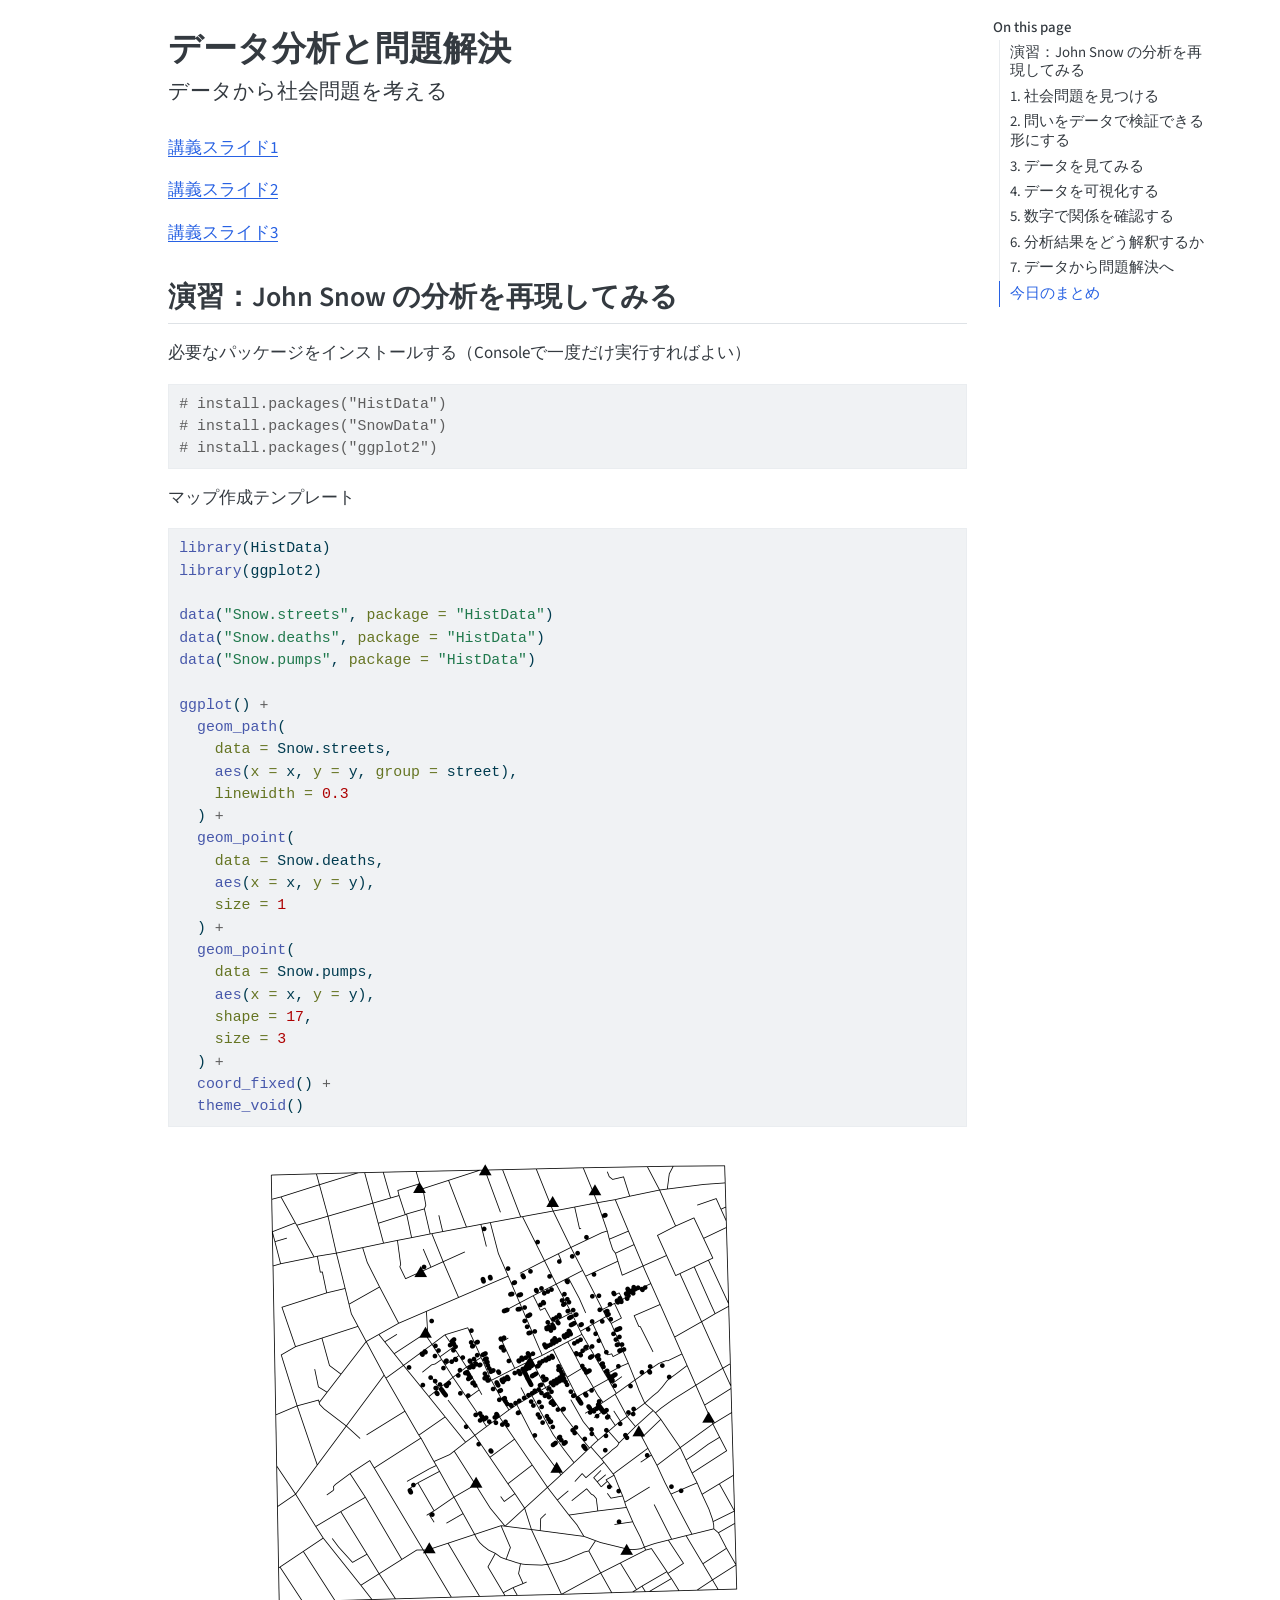
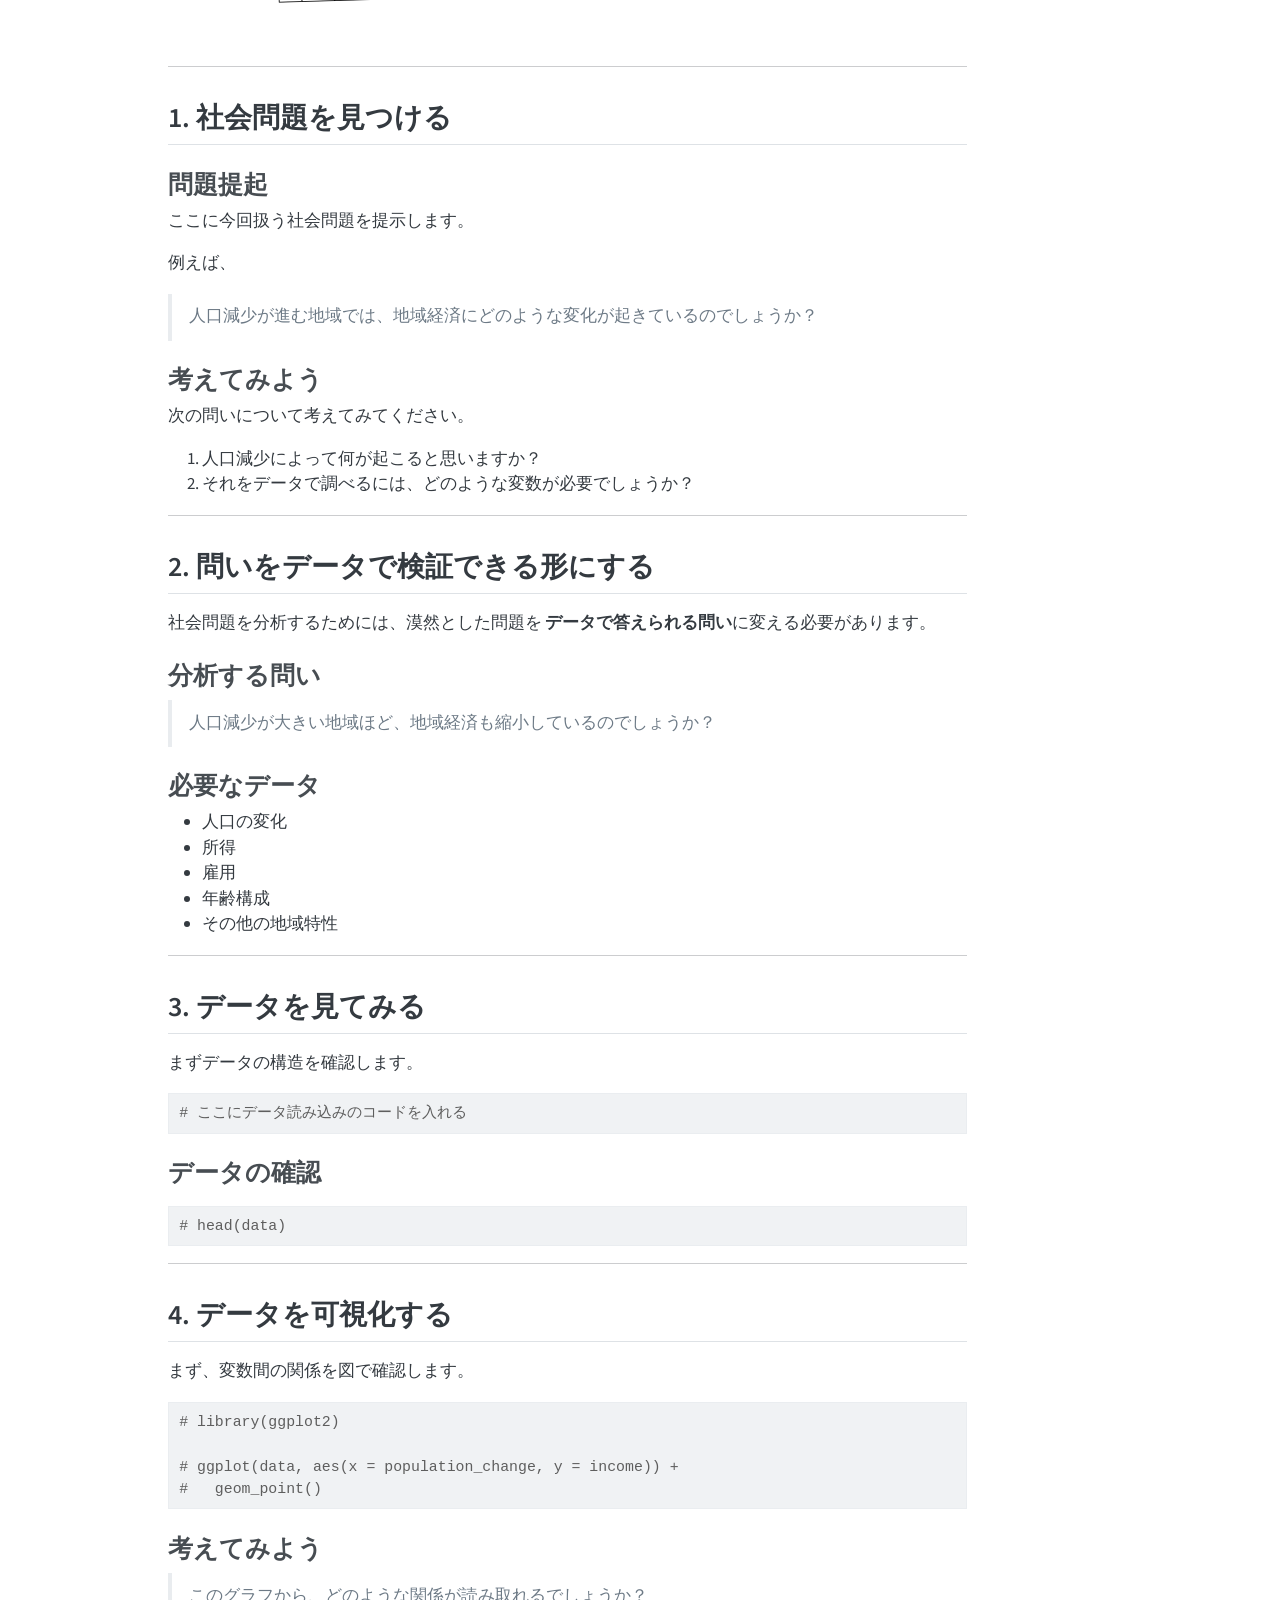
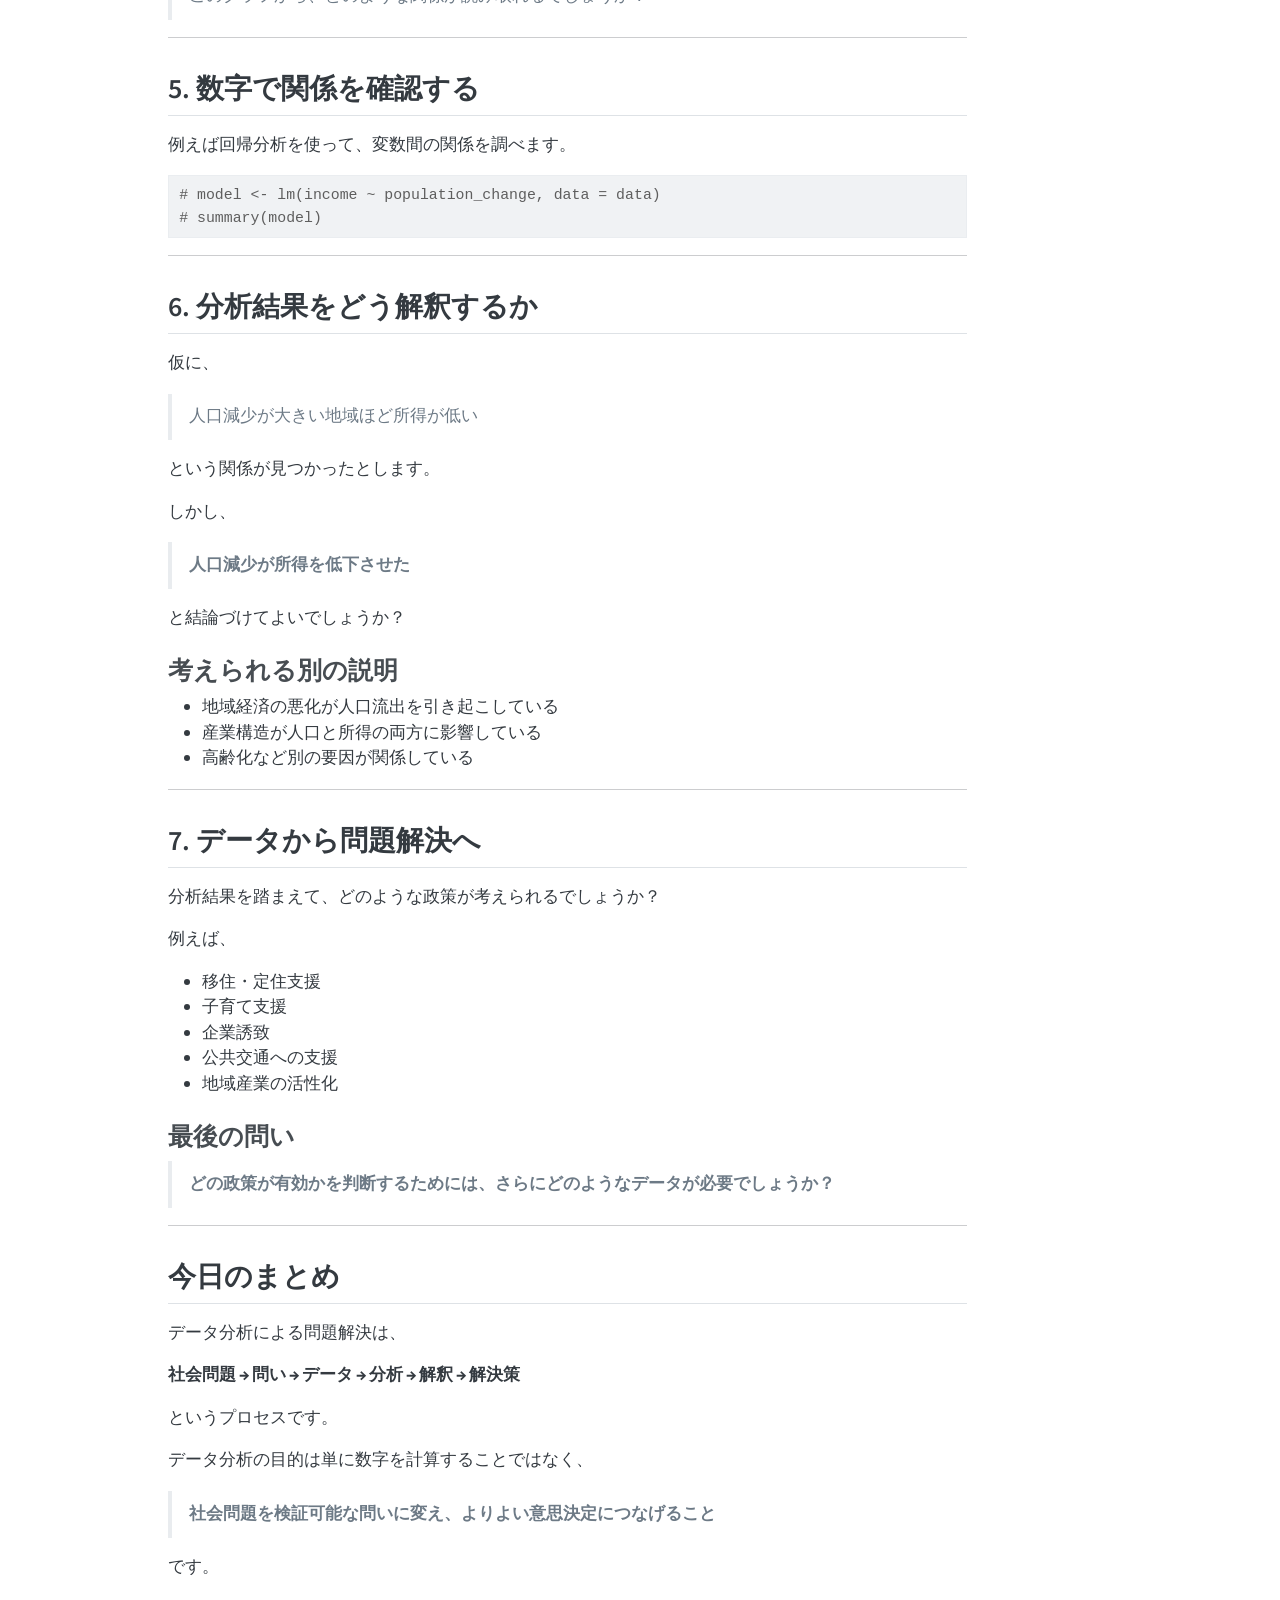
<file: docs/index.html>
<!DOCTYPE html>
<html xmlns="http://www.w3.org/1999/xhtml" lang="en" xml:lang="en"><head>

<meta charset="utf-8">
<meta name="generator" content="quarto-1.10.18">

<meta name="viewport" content="width=device-width, initial-scale=1.0, user-scalable=yes">


<title>データ分析と問題解決</title>
<style>
/* Default styles provided by pandoc.
** See https://pandoc.org/MANUAL.html#variables-for-html for config info.
*/
span.smallcaps{font-variant: small-caps;}
div.columns{display: flex; gap: 1.5em;}
div.column{flex: auto;}
@media screen {
div.columns{gap: min(4vw, 1.5em);}
div.column{overflow-x: auto;}
}
div.hanging-indent{margin-left: 1.5em; text-indent: -1.5em;}
ul.task-list{list-style: none;}
ul.task-list li input[type="checkbox"] {
  width: 0.8em;
  margin: 0 0.8em 0.2em -1em; /* quarto-specific, see https://github.com/quarto-dev/quarto-cli/issues/4556 */ 
  vertical-align: middle;
}
/* CSS for syntax highlighting */
html { -webkit-text-size-adjust: 100%; }
pre > code.sourceCode { white-space: pre; position: relative; }
pre > code.sourceCode > span { display: inline-block; line-height: 1.25; }
pre > code.sourceCode > span:empty { height: 1.2em; }
.sourceCode { overflow: visible; }
code.sourceCode > span { color: inherit; text-decoration: inherit; }
div.sourceCode { margin: 1em 0; }
pre.sourceCode { margin: 0; }
@media screen {
div.sourceCode { overflow: auto; }
}
@media print {
pre > code.sourceCode { white-space: pre-wrap; }
pre > code.sourceCode > span { text-indent: -5em; padding-left: 5em; }
}
pre.numberSource code
  { counter-reset: source-line 0; }
pre.numberSource code > span
  { position: relative; left: -4em; counter-increment: source-line; }
pre.numberSource code > span > a:first-child::before
  { content: counter(source-line);
    position: relative; left: -1em; text-align: right; vertical-align: baseline;
    border: none; display: inline-block;
    -webkit-touch-callout: none; -webkit-user-select: none;
    -khtml-user-select: none; -moz-user-select: none;
    -ms-user-select: none; user-select: none;
    padding: 0 4px; width: 4em;
  }
pre.numberSource { margin-left: 3em;  padding-left: 4px; }
div.sourceCode
  {   }
@media screen {
pre > code.sourceCode > span > a:first-child::before { text-decoration: underline; }
}
</style>


<script src="site_libs/quarto-nav/quarto-nav.js"></script>
<script src="site_libs/clipboard/clipboard.min.js"></script>
<script src="site_libs/quarto-search/autocomplete.umd.js"></script>
<script src="site_libs/quarto-search/fuse.min.js"></script>
<script src="site_libs/quarto-search/quarto-search.js"></script>
<meta name="quarto:offset" content="./">
<script src="site_libs/quarto-html/quarto.js" type="module"></script>
<script src="site_libs/quarto-html/tabsets/tabsets.js" type="module"></script>
<script src="site_libs/quarto-html/popper.min.js"></script>
<script src="site_libs/quarto-html/tippy.umd.min.js"></script>
<script src="site_libs/quarto-html/anchor.min.js"></script>
<link href="site_libs/quarto-html/tippy.css" rel="stylesheet">
<link href="site_libs/quarto-html/quarto-syntax-highlighting-64a204ab8560d761af7679ceaba22944.css" rel="stylesheet" id="quarto-text-highlighting-styles">
<script src="site_libs/bootstrap/bootstrap.min.js"></script>
<link href="site_libs/bootstrap/bootstrap-icons.css" rel="stylesheet">
<link href="site_libs/bootstrap/bootstrap-445b8638c3d06994fee0907d791121c4.min.css" rel="stylesheet" append-hash="true" id="quarto-bootstrap" data-mode="light">
<script id="quarto-search-options" type="application/json">{
  "location": "sidebar",
  "copy-button": false,
  "collapse-after": 3,
  "panel-placement": "start",
  "type": "textbox",
  "limit": 50,
  "keyboard-shortcut": [
    "f",
    "/",
    "s"
  ],
  "show-item-context": false,
  "language": {
    "search-no-results-text": "No results",
    "search-matching-documents-text": "matching documents",
    "search-copy-link-title": "Copy link to search",
    "search-hide-matches-text": "Hide additional matches",
    "search-more-match-text": "more match in this document",
    "search-more-matches-text": "more matches in this document",
    "search-clear-button-title": "Clear",
    "search-text-placeholder": "",
    "search-detached-cancel-button-title": "Cancel",
    "search-submit-button-title": "Submit",
    "search-label": "Search"
  }
}</script>


</head>

<body class="quarto-light">

<div id="quarto-search-results"></div>
<!-- content -->
<div id="quarto-content" class="quarto-container page-columns page-rows-contents page-layout-article">
<!-- sidebar -->
<!-- margin-sidebar -->
    <div id="quarto-margin-sidebar" class="sidebar margin-sidebar">
        <nav id="TOC" role="doc-toc" class="toc-active">
    <h2 id="toc-title">On this page</h2>
   
  <ul class="collapse">
  <li><a href="#演習john-snow-の分析を再現してみる" id="toc-演習john-snow-の分析を再現してみる" class="nav-link active" data-scroll-target="#演習john-snow-の分析を再現してみる">演習：John Snow の分析を再現してみる</a></li>
  <li><a href="#社会問題を見つける" id="toc-社会問題を見つける" class="nav-link" data-scroll-target="#社会問題を見つける">1. 社会問題を見つける</a></li>
  <li><a href="#問いをデータで検証できる形にする" id="toc-問いをデータで検証できる形にする" class="nav-link" data-scroll-target="#問いをデータで検証できる形にする">2. 問いをデータで検証できる形にする</a></li>
  <li><a href="#データを見てみる" id="toc-データを見てみる" class="nav-link" data-scroll-target="#データを見てみる">3. データを見てみる</a></li>
  <li><a href="#データを可視化する" id="toc-データを可視化する" class="nav-link" data-scroll-target="#データを可視化する">4. データを可視化する</a></li>
  <li><a href="#数字で関係を確認する" id="toc-数字で関係を確認する" class="nav-link" data-scroll-target="#数字で関係を確認する">5. 数字で関係を確認する</a></li>
  <li><a href="#分析結果をどう解釈するか" id="toc-分析結果をどう解釈するか" class="nav-link" data-scroll-target="#分析結果をどう解釈するか">6. 分析結果をどう解釈するか</a></li>
  <li><a href="#データから問題解決へ" id="toc-データから問題解決へ" class="nav-link" data-scroll-target="#データから問題解決へ">7. データから問題解決へ</a></li>
  <li><a href="#今日のまとめ" id="toc-今日のまとめ" class="nav-link" data-scroll-target="#今日のまとめ">今日のまとめ</a></li>
  </ul>
</nav>
    </div>
<!-- main -->
<main class="content" id="quarto-document-content">

<header id="title-block-header" class="quarto-title-block default">
<div class="quarto-title">
<h1 class="title">データ分析と問題解決</h1>
<p class="subtitle lead">データから社会問題を考える</p>
</div>



<div class="quarto-title-meta">

    
  
    
  </div>
  


</header>


<p><a href="./lecture-ryukoku-slides.html">講義スライド1</a></p>
<p><a href="./snow_cholera_demo_slides.html">講義スライド2</a></p>
<p><a href="./snowdata_cholera_demo_slides.html">講義スライド3</a></p>
<section id="演習john-snow-の分析を再現してみる" class="level2">
<h2 class="anchored" data-anchor-id="演習john-snow-の分析を再現してみる">演習：John Snow の分析を再現してみる</h2>
<p>必要なパッケージをインストールする（Consoleで一度だけ実行すればよい）</p>
<div class="cell">
<div class="code-copy-outer-scaffold"><div class="sourceCode cell-code" id="cb1"><pre class="sourceCode r code-with-copy"><code class="sourceCode r"><span id="cb1-1"><a href="#cb1-1" aria-hidden="true" tabindex="-1"></a><span class="co"># install.packages("HistData")</span></span>
<span id="cb1-2"><a href="#cb1-2" aria-hidden="true" tabindex="-1"></a><span class="co"># install.packages("SnowData")</span></span>
<span id="cb1-3"><a href="#cb1-3" aria-hidden="true" tabindex="-1"></a><span class="co"># install.packages("ggplot2")</span></span></code></pre></div><button title="Copy to Clipboard" class="code-copy-button"><i class="bi"></i></button></div>
</div>
<p>マップ作成テンプレート</p>
<div class="cell">
<div class="code-copy-outer-scaffold"><div class="sourceCode cell-code" id="cb2"><pre class="sourceCode r code-with-copy"><code class="sourceCode r"><span id="cb2-1"><a href="#cb2-1" aria-hidden="true" tabindex="-1"></a><span class="fu">library</span>(HistData)</span>
<span id="cb2-2"><a href="#cb2-2" aria-hidden="true" tabindex="-1"></a><span class="fu">library</span>(ggplot2)</span>
<span id="cb2-3"><a href="#cb2-3" aria-hidden="true" tabindex="-1"></a></span>
<span id="cb2-4"><a href="#cb2-4" aria-hidden="true" tabindex="-1"></a><span class="fu">data</span>(<span class="st">"Snow.streets"</span>, <span class="at">package =</span> <span class="st">"HistData"</span>)</span>
<span id="cb2-5"><a href="#cb2-5" aria-hidden="true" tabindex="-1"></a><span class="fu">data</span>(<span class="st">"Snow.deaths"</span>, <span class="at">package =</span> <span class="st">"HistData"</span>)</span>
<span id="cb2-6"><a href="#cb2-6" aria-hidden="true" tabindex="-1"></a><span class="fu">data</span>(<span class="st">"Snow.pumps"</span>, <span class="at">package =</span> <span class="st">"HistData"</span>)</span>
<span id="cb2-7"><a href="#cb2-7" aria-hidden="true" tabindex="-1"></a></span>
<span id="cb2-8"><a href="#cb2-8" aria-hidden="true" tabindex="-1"></a><span class="fu">ggplot</span>() <span class="sc">+</span></span>
<span id="cb2-9"><a href="#cb2-9" aria-hidden="true" tabindex="-1"></a>  <span class="fu">geom_path</span>(</span>
<span id="cb2-10"><a href="#cb2-10" aria-hidden="true" tabindex="-1"></a>    <span class="at">data =</span> Snow.streets,</span>
<span id="cb2-11"><a href="#cb2-11" aria-hidden="true" tabindex="-1"></a>    <span class="fu">aes</span>(<span class="at">x =</span> x, <span class="at">y =</span> y, <span class="at">group =</span> street),</span>
<span id="cb2-12"><a href="#cb2-12" aria-hidden="true" tabindex="-1"></a>    <span class="at">linewidth =</span> <span class="fl">0.3</span></span>
<span id="cb2-13"><a href="#cb2-13" aria-hidden="true" tabindex="-1"></a>  ) <span class="sc">+</span></span>
<span id="cb2-14"><a href="#cb2-14" aria-hidden="true" tabindex="-1"></a>  <span class="fu">geom_point</span>(</span>
<span id="cb2-15"><a href="#cb2-15" aria-hidden="true" tabindex="-1"></a>    <span class="at">data =</span> Snow.deaths,</span>
<span id="cb2-16"><a href="#cb2-16" aria-hidden="true" tabindex="-1"></a>    <span class="fu">aes</span>(<span class="at">x =</span> x, <span class="at">y =</span> y),</span>
<span id="cb2-17"><a href="#cb2-17" aria-hidden="true" tabindex="-1"></a>    <span class="at">size =</span> <span class="dv">1</span></span>
<span id="cb2-18"><a href="#cb2-18" aria-hidden="true" tabindex="-1"></a>  ) <span class="sc">+</span></span>
<span id="cb2-19"><a href="#cb2-19" aria-hidden="true" tabindex="-1"></a>  <span class="fu">geom_point</span>(</span>
<span id="cb2-20"><a href="#cb2-20" aria-hidden="true" tabindex="-1"></a>    <span class="at">data =</span> Snow.pumps,</span>
<span id="cb2-21"><a href="#cb2-21" aria-hidden="true" tabindex="-1"></a>    <span class="fu">aes</span>(<span class="at">x =</span> x, <span class="at">y =</span> y),</span>
<span id="cb2-22"><a href="#cb2-22" aria-hidden="true" tabindex="-1"></a>    <span class="at">shape =</span> <span class="dv">17</span>,</span>
<span id="cb2-23"><a href="#cb2-23" aria-hidden="true" tabindex="-1"></a>    <span class="at">size =</span> <span class="dv">3</span></span>
<span id="cb2-24"><a href="#cb2-24" aria-hidden="true" tabindex="-1"></a>  ) <span class="sc">+</span></span>
<span id="cb2-25"><a href="#cb2-25" aria-hidden="true" tabindex="-1"></a>  <span class="fu">coord_fixed</span>() <span class="sc">+</span></span>
<span id="cb2-26"><a href="#cb2-26" aria-hidden="true" tabindex="-1"></a>  <span class="fu">theme_void</span>()</span></code></pre></div><button title="Copy to Clipboard" class="code-copy-button"><i class="bi"></i></button></div>
<div class="cell-output-display">
<div>
<figure class="figure">
<p><img src="index_files/figure-html/unnamed-chunk-2-1.png" class="img-fluid figure-img" width="672"></p>
</figure>
</div>
</div>
</div>
<hr>
</section>
<section id="社会問題を見つける" class="level2">
<h2 class="anchored" data-anchor-id="社会問題を見つける">1. 社会問題を見つける</h2>
<section id="問題提起" class="level3">
<h3 class="anchored" data-anchor-id="問題提起">問題提起</h3>
<p>ここに今回扱う社会問題を提示します。</p>
<p>例えば、</p>
<blockquote class="blockquote">
<p>人口減少が進む地域では、地域経済にどのような変化が起きているのでしょうか？</p>
</blockquote>
</section>
<section id="考えてみよう" class="level3">
<h3 class="anchored" data-anchor-id="考えてみよう">考えてみよう</h3>
<p>次の問いについて考えてみてください。</p>
<ol type="1">
<li>人口減少によって何が起こると思いますか？</li>
<li>それをデータで調べるには、どのような変数が必要でしょうか？</li>
</ol>
<hr>
</section>
</section>
<section id="問いをデータで検証できる形にする" class="level2">
<h2 class="anchored" data-anchor-id="問いをデータで検証できる形にする">2. 問いをデータで検証できる形にする</h2>
<p>社会問題を分析するためには、漠然とした問題を <strong>データで答えられる問い</strong>に変える必要があります。</p>
<section id="分析する問い" class="level3">
<h3 class="anchored" data-anchor-id="分析する問い">分析する問い</h3>
<blockquote class="blockquote">
<p>人口減少が大きい地域ほど、地域経済も縮小しているのでしょうか？</p>
</blockquote>
</section>
<section id="必要なデータ" class="level3">
<h3 class="anchored" data-anchor-id="必要なデータ">必要なデータ</h3>
<ul>
<li>人口の変化</li>
<li>所得</li>
<li>雇用</li>
<li>年齢構成</li>
<li>その他の地域特性</li>
</ul>
<hr>
</section>
</section>
<section id="データを見てみる" class="level2">
<h2 class="anchored" data-anchor-id="データを見てみる">3. データを見てみる</h2>
<p>まずデータの構造を確認します。</p>
<div class="cell">
<div class="code-copy-outer-scaffold"><div class="sourceCode cell-code" id="cb3"><pre class="sourceCode r code-with-copy"><code class="sourceCode r"><span id="cb3-1"><a href="#cb3-1" aria-hidden="true" tabindex="-1"></a><span class="co"># ここにデータ読み込みのコードを入れる</span></span></code></pre></div><button title="Copy to Clipboard" class="code-copy-button"><i class="bi"></i></button></div>
</div>
<section id="データの確認" class="level3">
<h3 class="anchored" data-anchor-id="データの確認">データの確認</h3>
<div class="cell">
<div class="code-copy-outer-scaffold"><div class="sourceCode cell-code" id="cb4"><pre class="sourceCode r code-with-copy"><code class="sourceCode r"><span id="cb4-1"><a href="#cb4-1" aria-hidden="true" tabindex="-1"></a><span class="co"># head(data)</span></span></code></pre></div><button title="Copy to Clipboard" class="code-copy-button"><i class="bi"></i></button></div>
</div>
<hr>
</section>
</section>
<section id="データを可視化する" class="level2">
<h2 class="anchored" data-anchor-id="データを可視化する">4. データを可視化する</h2>
<p>まず、変数間の関係を図で確認します。</p>
<div class="cell">
<div class="code-copy-outer-scaffold"><div class="sourceCode cell-code" id="cb5"><pre class="sourceCode r code-with-copy"><code class="sourceCode r"><span id="cb5-1"><a href="#cb5-1" aria-hidden="true" tabindex="-1"></a><span class="co"># library(ggplot2)</span></span>
<span id="cb5-2"><a href="#cb5-2" aria-hidden="true" tabindex="-1"></a></span>
<span id="cb5-3"><a href="#cb5-3" aria-hidden="true" tabindex="-1"></a><span class="co"># ggplot(data, aes(x = population_change, y = income)) +</span></span>
<span id="cb5-4"><a href="#cb5-4" aria-hidden="true" tabindex="-1"></a><span class="co">#   geom_point()</span></span></code></pre></div><button title="Copy to Clipboard" class="code-copy-button"><i class="bi"></i></button></div>
</div>
<section id="考えてみよう-1" class="level3">
<h3 class="anchored" data-anchor-id="考えてみよう-1">考えてみよう</h3>
<blockquote class="blockquote">
<p>このグラフから、どのような関係が読み取れるでしょうか？</p>
</blockquote>
<hr>
</section>
</section>
<section id="数字で関係を確認する" class="level2">
<h2 class="anchored" data-anchor-id="数字で関係を確認する">5. 数字で関係を確認する</h2>
<p>例えば回帰分析を使って、変数間の関係を調べます。</p>
<div class="cell">
<div class="code-copy-outer-scaffold"><div class="sourceCode cell-code" id="cb6"><pre class="sourceCode r code-with-copy"><code class="sourceCode r"><span id="cb6-1"><a href="#cb6-1" aria-hidden="true" tabindex="-1"></a><span class="co"># model &lt;- lm(income ~ population_change, data = data)</span></span>
<span id="cb6-2"><a href="#cb6-2" aria-hidden="true" tabindex="-1"></a><span class="co"># summary(model)</span></span></code></pre></div><button title="Copy to Clipboard" class="code-copy-button"><i class="bi"></i></button></div>
</div>
<hr>
</section>
<section id="分析結果をどう解釈するか" class="level2">
<h2 class="anchored" data-anchor-id="分析結果をどう解釈するか">6. 分析結果をどう解釈するか</h2>
<p>仮に、</p>
<blockquote class="blockquote">
<p>人口減少が大きい地域ほど所得が低い</p>
</blockquote>
<p>という関係が見つかったとします。</p>
<p>しかし、</p>
<blockquote class="blockquote">
<p><strong>人口減少が所得を低下させた</strong></p>
</blockquote>
<p>と結論づけてよいでしょうか？</p>
<section id="考えられる別の説明" class="level3">
<h3 class="anchored" data-anchor-id="考えられる別の説明">考えられる別の説明</h3>
<ul>
<li>地域経済の悪化が人口流出を引き起こしている</li>
<li>産業構造が人口と所得の両方に影響している</li>
<li>高齢化など別の要因が関係している</li>
</ul>
<hr>
</section>
</section>
<section id="データから問題解決へ" class="level2">
<h2 class="anchored" data-anchor-id="データから問題解決へ">7. データから問題解決へ</h2>
<p>分析結果を踏まえて、どのような政策が考えられるでしょうか？</p>
<p>例えば、</p>
<ul>
<li>移住・定住支援</li>
<li>子育て支援</li>
<li>企業誘致</li>
<li>公共交通への支援</li>
<li>地域産業の活性化</li>
</ul>
<section id="最後の問い" class="level3">
<h3 class="anchored" data-anchor-id="最後の問い">最後の問い</h3>
<blockquote class="blockquote">
<p><strong>どの政策が有効かを判断するためには、さらにどのようなデータが必要でしょうか？</strong></p>
</blockquote>
<hr>
</section>
</section>
<section id="今日のまとめ" class="level2">
<h2 class="anchored" data-anchor-id="今日のまとめ">今日のまとめ</h2>
<p>データ分析による問題解決は、</p>
<p><strong>社会問題 → 問い → データ → 分析 → 解釈 → 解決策</strong></p>
<p>というプロセスです。</p>
<p>データ分析の目的は単に数字を計算することではなく、</p>
<blockquote class="blockquote">
<p><strong>社会問題を検証可能な問いに変え、よりよい意思決定につなげること</strong></p>
</blockquote>
<p>です。</p>


</section>

</main> <!-- /main -->
<script id="quarto-html-after-body" type="application/javascript">
  window.document.addEventListener("DOMContentLoaded", function (event) {
    const icon = "";
    const anchorJS = new window.AnchorJS();
    anchorJS.options = {
      placement: 'right',
      icon: icon
    };
    anchorJS.add('.anchored');
    const isCodeAnnotation = (el) => {
      for (const clz of el.classList) {
        if (clz.startsWith('code-annotation-')) {                     
          return true;
        }
      }
      return false;
    }
    const onCopySuccess = function(e) {
      // button target
      const button = e.trigger;
      // don't keep focus
      button.blur();
      // flash "checked"
      button.classList.add('code-copy-button-checked');
      var currentTitle = button.getAttribute("title");
      button.setAttribute("title", "Copied!");
      let tooltip;
      if (window.bootstrap) {
        button.setAttribute("data-bs-toggle", "tooltip");
        button.setAttribute("data-bs-placement", "left");
        button.setAttribute("data-bs-title", "Copied!");
        tooltip = new bootstrap.Tooltip(button, 
          { trigger: "manual", 
            customClass: "code-copy-button-tooltip",
            offset: [0, -8]});
        tooltip.show();    
      }
      setTimeout(function() {
        if (tooltip) {
          tooltip.hide();
          button.removeAttribute("data-bs-title");
          button.removeAttribute("data-bs-toggle");
          button.removeAttribute("data-bs-placement");
        }
        button.setAttribute("title", currentTitle);
        button.classList.remove('code-copy-button-checked');
      }, 1000);
      // clear code selection
      e.clearSelection();
    }
    const getTextToCopy = function(trigger) {
      const outerScaffold = trigger.parentElement.cloneNode(true);
      const codeEl = outerScaffold.querySelector('code');
      for (const childEl of codeEl.children) {
        if (isCodeAnnotation(childEl)) {
          childEl.remove();
        }
      }
      return codeEl.innerText;
    }
    const clipboard = new window.ClipboardJS('.code-copy-button:not([data-in-quarto-modal])', {
      text: getTextToCopy
    });
    clipboard.on('success', onCopySuccess);
    if (window.document.getElementById('quarto-embedded-source-code-modal')) {
      const clipboardModal = new window.ClipboardJS('.code-copy-button[data-in-quarto-modal]', {
        text: getTextToCopy,
        container: window.document.getElementById('quarto-embedded-source-code-modal')
      });
      clipboardModal.on('success', onCopySuccess);
    }
      var localhostRegex = new RegExp(/^(?:http|https):\/\/localhost\:?[0-9]*\//);
      var mailtoRegex = new RegExp(/^mailto:/);
        var filterRegex = new RegExp('/' + window.location.host + '/');
      var isInternal = (href) => {
          return filterRegex.test(href) || localhostRegex.test(href) || mailtoRegex.test(href);
      }
      // Inspect non-navigation links and adorn them if external
     var links = window.document.querySelectorAll('a[href]:not(.nav-link):not(.navbar-brand):not(.toc-action):not(.sidebar-link):not(.sidebar-item-toggle):not(.pagination-link):not(.no-external):not([aria-hidden]):not(.dropdown-item):not(.quarto-navigation-tool):not(.about-link)');
      for (var i=0; i<links.length; i++) {
        const link = links[i];
        if (!isInternal(link.href)) {
          // undo the damage that might have been done by quarto-nav.js in the case of
          // links that we want to consider external
          if (link.dataset.originalHref !== undefined) {
            link.href = link.dataset.originalHref;
          }
        }
      }
    function tippyHover(el, contentFn, onTriggerFn, onUntriggerFn) {
      const config = {
        allowHTML: true,
        maxWidth: 500,
        delay: 100,
        arrow: false,
        appendTo: function(el) {
            return el.parentElement;
        },
        interactive: true,
        interactiveBorder: 10,
        theme: 'quarto',
        placement: 'bottom-start',
      };
      if (contentFn) {
        config.content = contentFn;
      }
      if (onTriggerFn) {
        config.onTrigger = onTriggerFn;
      }
      if (onUntriggerFn) {
        config.onUntrigger = onUntriggerFn;
      }
      window.tippy(el, config); 
    }
    const noterefs = window.document.querySelectorAll('a[role="doc-noteref"]');
    for (var i=0; i<noterefs.length; i++) {
      const ref = noterefs[i];
      tippyHover(ref, function() {
        // use id or data attribute instead here
        let href = ref.getAttribute('data-footnote-href') || ref.getAttribute('href');
        try { href = new URL(href).hash; } catch {}
        const id = href.replace(/^#\/?/, "");
        const note = window.document.getElementById(id);
        if (note) {
          return note.innerHTML;
        } else {
          return "";
        }
      });
    }
    const xrefs = window.document.querySelectorAll('a.quarto-xref');
    const processXRef = (id, note) => {
      // Strip column container classes
      const stripColumnClz = (el) => {
        el.classList.remove("page-full", "page-columns");
        if (el.children) {
          for (const child of el.children) {
            stripColumnClz(child);
          }
        }
      }
      stripColumnClz(note)
      if (id === null || id.startsWith('sec-')) {
        // Special case sections, only their first couple elements
        const container = document.createElement("div");
        if (note.children && note.children.length > 2) {
          container.appendChild(note.children[0].cloneNode(true));
          for (let i = 1; i < note.children.length; i++) {
            const child = note.children[i];
            if (child.tagName === "P" && child.innerText === "") {
              continue;
            } else {
              container.appendChild(child.cloneNode(true));
              break;
            }
          }
          if (window.Quarto?.typesetMath) {
            window.Quarto.typesetMath(container);
          }
          return container.innerHTML
        } else {
          if (window.Quarto?.typesetMath) {
            window.Quarto.typesetMath(note);
          }
          return note.innerHTML;
        }
      } else {
        // Remove any anchor links if they are present
        const anchorLink = note.querySelector('a.anchorjs-link');
        if (anchorLink) {
          anchorLink.remove();
        }
        if (window.Quarto?.typesetMath) {
          window.Quarto.typesetMath(note);
        }
        if (note.classList.contains("callout")) {
          return note.outerHTML;
        } else {
          return note.innerHTML;
        }
      }
    }
    for (var i=0; i<xrefs.length; i++) {
      const xref = xrefs[i];
      tippyHover(xref, undefined, function(instance) {
        instance.disable();
        let url = xref.getAttribute('href');
        let hash = undefined; 
        if (url.startsWith('#')) {
          hash = url;
        } else {
          try { hash = new URL(url).hash; } catch {}
        }
        if (hash) {
          const id = hash.replace(/^#\/?/, "");
          const note = window.document.getElementById(id);
          if (note !== null) {
            try {
              const html = processXRef(id, note.cloneNode(true));
              instance.setContent(html);
            } finally {
              instance.enable();
              instance.show();
            }
          } else {
            // See if we can fetch this
            fetch(url.split('#')[0])
            .then(res => res.text())
            .then(html => {
              const parser = new DOMParser();
              const htmlDoc = parser.parseFromString(html, "text/html");
              const note = htmlDoc.getElementById(id);
              if (note !== null) {
                const html = processXRef(id, note);
                instance.setContent(html);
              } 
            }).finally(() => {
              instance.enable();
              instance.show();
            });
          }
        } else {
          // See if we can fetch a full url (with no hash to target)
          // This is a special case and we should probably do some content thinning / targeting
          fetch(url)
          .then(res => res.text())
          .then(html => {
            const parser = new DOMParser();
            const htmlDoc = parser.parseFromString(html, "text/html");
            const note = htmlDoc.querySelector('main.content');
            if (note !== null) {
              // This should only happen for chapter cross references
              // (since there is no id in the URL)
              // remove the first header
              if (note.children.length > 0 && note.children[0].tagName === "HEADER") {
                note.children[0].remove();
              }
              const html = processXRef(null, note);
              instance.setContent(html);
            } 
          }).finally(() => {
            instance.enable();
            instance.show();
          });
        }
      }, function(instance) {
      });
    }
        let selectedAnnoteEl;
        const selectorForAnnotation = ( cell, annotation) => {
          let cellAttr = 'data-code-cell="' + cell + '"';
          let lineAttr = 'data-code-annotation="' +  annotation + '"';
          const selector = 'span[' + cellAttr + '][' + lineAttr + ']';
          return selector;
        }
        const selectCodeLines = (annoteEl) => {
          const doc = window.document;
          const targetCell = annoteEl.getAttribute("data-target-cell");
          const targetAnnotation = annoteEl.getAttribute("data-target-annotation");
          const annoteSpan = window.document.querySelector(selectorForAnnotation(targetCell, targetAnnotation));
          const lines = annoteSpan.getAttribute("data-code-lines").split(",");
          const lineIds = lines.map((line) => {
            return targetCell + "-" + line;
          })
          let top = null;
          let height = null;
          let parent = null;
          if (lineIds.length > 0) {
              //compute the position of the single el (top and bottom and make a div)
              const el = window.document.getElementById(lineIds[0]);
              top = el.offsetTop;
              height = el.offsetHeight;
              parent = el.parentElement.parentElement;
            if (lineIds.length > 1) {
              const lastEl = window.document.getElementById(lineIds[lineIds.length - 1]);
              const bottom = lastEl.offsetTop + lastEl.offsetHeight;
              height = bottom - top;
            }
            if (top !== null && height !== null && parent !== null) {
              // cook up a div (if necessary) and position it 
              let div = window.document.getElementById("code-annotation-line-highlight");
              if (div === null) {
                div = window.document.createElement("div");
                div.setAttribute("id", "code-annotation-line-highlight");
                div.style.position = 'absolute';
                parent.appendChild(div);
              }
              div.style.top = top - 2 + "px";
              div.style.height = height + 4 + "px";
              div.style.left = 0;
              let gutterDiv = window.document.getElementById("code-annotation-line-highlight-gutter");
              if (gutterDiv === null) {
                gutterDiv = window.document.createElement("div");
                gutterDiv.setAttribute("id", "code-annotation-line-highlight-gutter");
                gutterDiv.style.position = 'absolute';
                const codeCell = window.document.getElementById(targetCell);
                const gutter = codeCell.querySelector('.code-annotation-gutter');
                gutter.appendChild(gutterDiv);
              }
              gutterDiv.style.top = top - 2 + "px";
              gutterDiv.style.height = height + 4 + "px";
            }
            selectedAnnoteEl = annoteEl;
          }
        };
        const unselectCodeLines = () => {
          const elementsIds = ["code-annotation-line-highlight", "code-annotation-line-highlight-gutter"];
          elementsIds.forEach((elId) => {
            const div = window.document.getElementById(elId);
            if (div) {
              div.remove();
            }
          });
          selectedAnnoteEl = undefined;
        };
          // Handle positioning of the toggle
      window.addEventListener(
        "resize",
        throttle(() => {
          elRect = undefined;
          if (selectedAnnoteEl) {
            selectCodeLines(selectedAnnoteEl);
          }
        }, 10)
      );
      function throttle(fn, ms) {
      let throttle = false;
      let timer;
        return (...args) => {
          if(!throttle) { // first call gets through
              fn.apply(this, args);
              throttle = true;
          } else { // all the others get throttled
              if(timer) clearTimeout(timer); // cancel #2
              timer = setTimeout(() => {
                fn.apply(this, args);
                timer = throttle = false;
              }, ms);
          }
        };
      }
        // Attach click handler to the DT
        const annoteDls = window.document.querySelectorAll('dt[data-target-cell]');
        for (const annoteDlNode of annoteDls) {
          annoteDlNode.addEventListener('click', (event) => {
            const clickedEl = event.target;
            if (clickedEl !== selectedAnnoteEl) {
              unselectCodeLines();
              const activeEl = window.document.querySelector('dt[data-target-cell].code-annotation-active');
              if (activeEl) {
                activeEl.classList.remove('code-annotation-active');
              }
              selectCodeLines(clickedEl);
              clickedEl.classList.add('code-annotation-active');
            } else {
              // Unselect the line
              unselectCodeLines();
              clickedEl.classList.remove('code-annotation-active');
            }
          });
        }
    const findCites = (el) => {
      const parentEl = el.parentElement;
      if (parentEl) {
        const cites = parentEl.dataset.cites;
        if (cites) {
          return {
            el,
            cites: cites.split(' ')
          };
        } else {
          return findCites(el.parentElement)
        }
      } else {
        return undefined;
      }
    };
    var bibliorefs = window.document.querySelectorAll('a[role="doc-biblioref"]');
    for (var i=0; i<bibliorefs.length; i++) {
      const ref = bibliorefs[i];
      const citeInfo = findCites(ref);
      if (citeInfo) {
        tippyHover(citeInfo.el, function() {
          var popup = window.document.createElement('div');
          citeInfo.cites.forEach(function(cite) {
            var citeDiv = window.document.createElement('div');
            citeDiv.classList.add('hanging-indent');
            citeDiv.classList.add('csl-entry');
            var biblioDiv = window.document.getElementById('ref-' + cite);
            if (biblioDiv) {
              citeDiv.innerHTML = biblioDiv.innerHTML;
            }
            popup.appendChild(citeDiv);
          });
          return popup.innerHTML;
        });
      }
    }
  });
  </script>
</div> <!-- /content -->




</body></html>
</file>
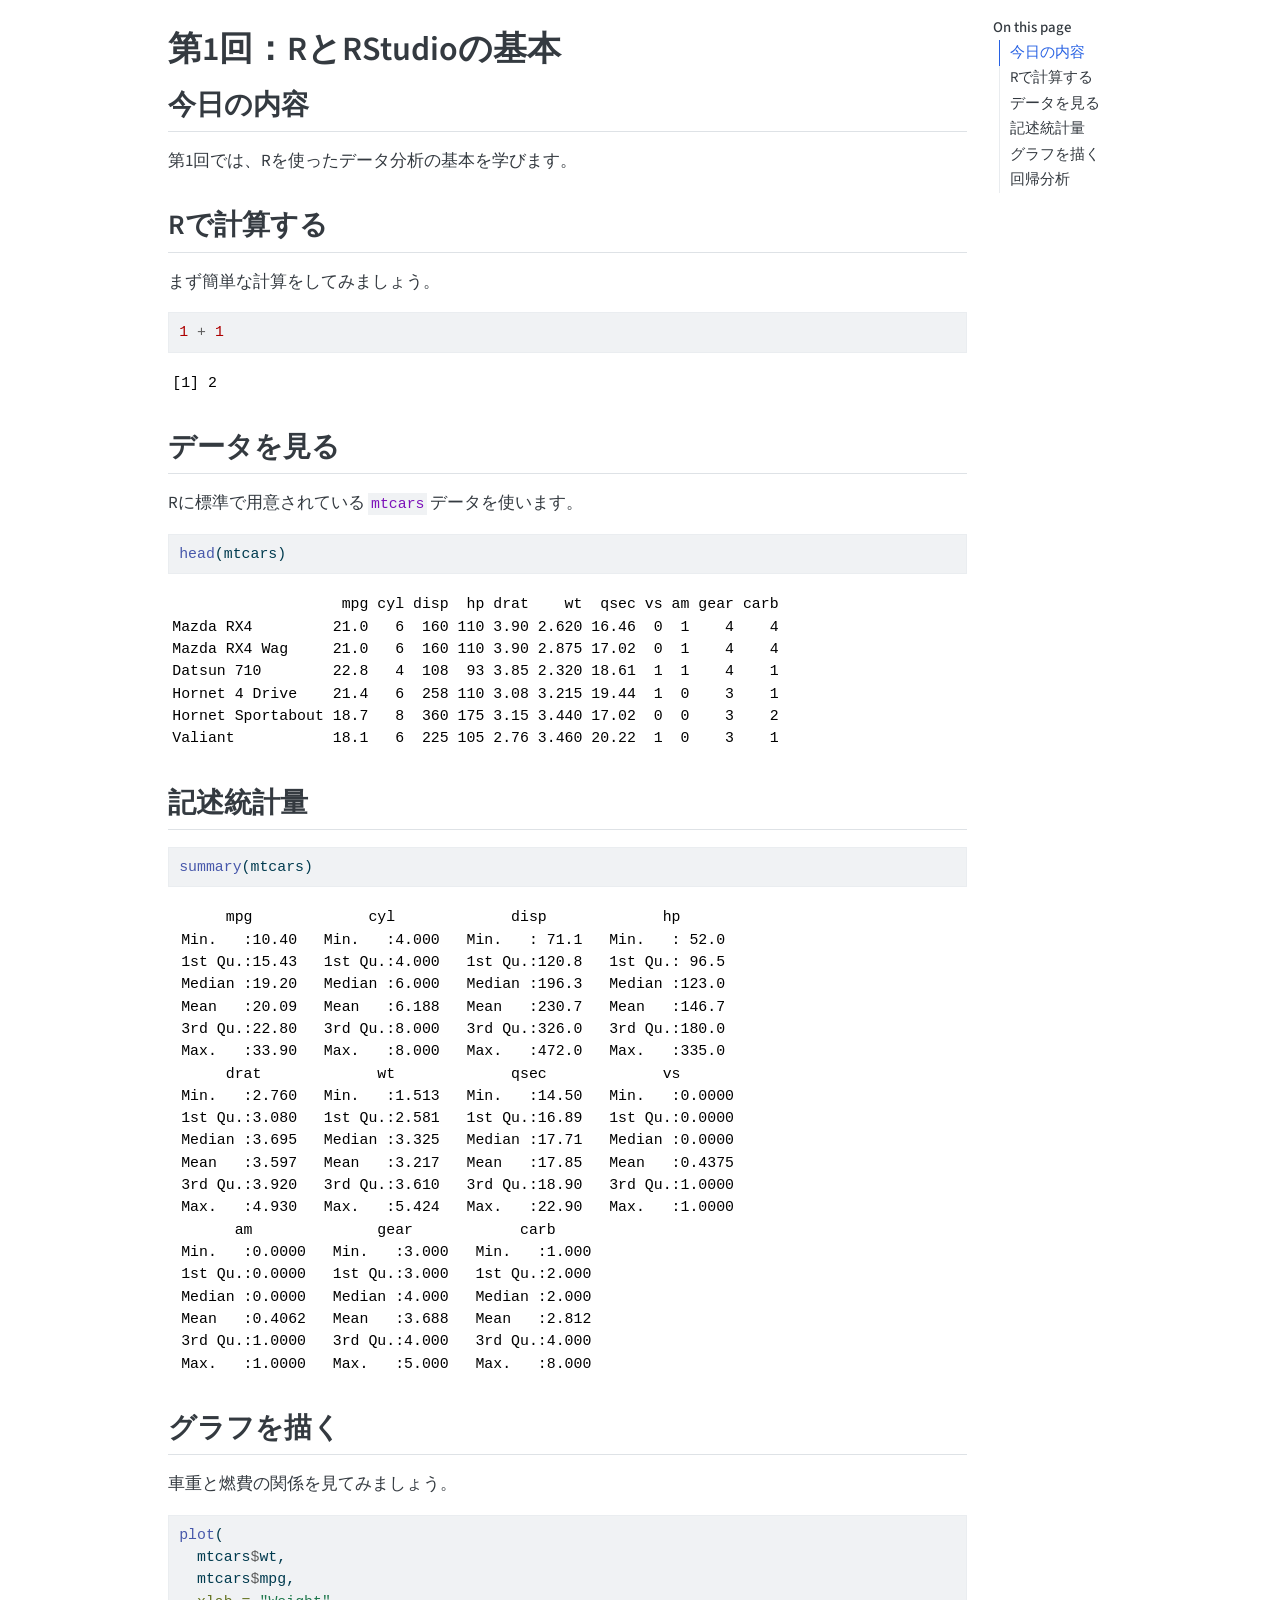
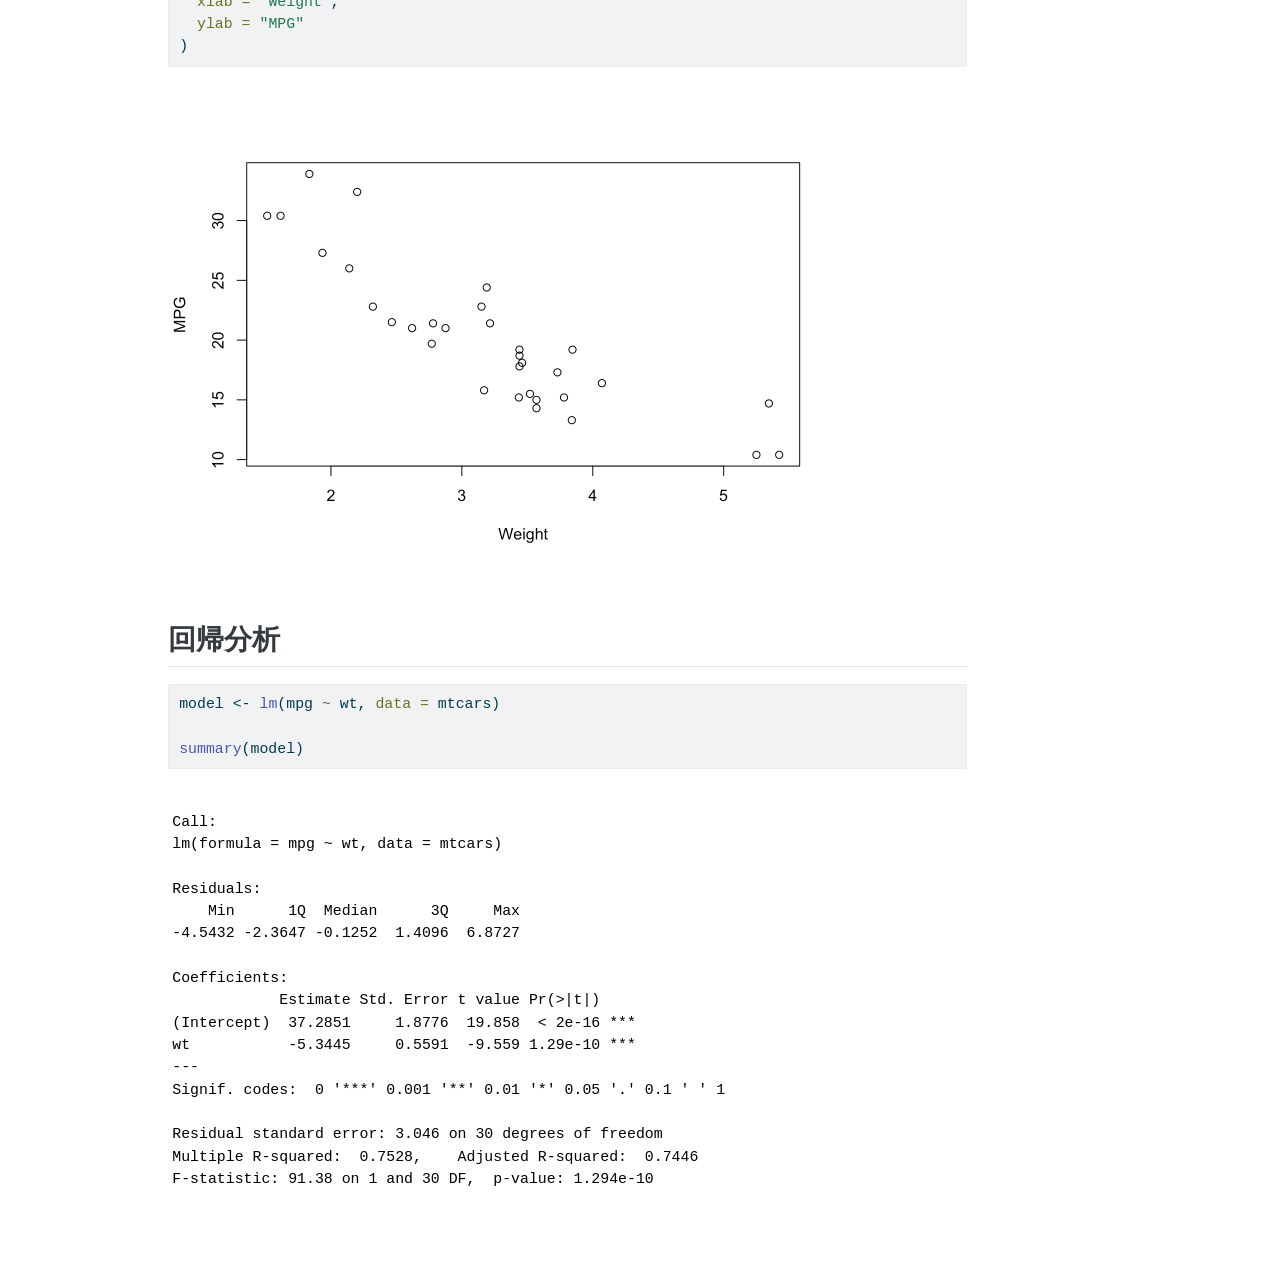
<file: docs/lecture01.html>
<!DOCTYPE html>
<html xmlns="http://www.w3.org/1999/xhtml" lang="en" xml:lang="en"><head>

<meta charset="utf-8">
<meta name="generator" content="quarto-1.10.18">

<meta name="viewport" content="width=device-width, initial-scale=1.0, user-scalable=yes">


<title>第1回：RとRStudioの基本 – データ分析と問題解決</title>
<style>
/* Default styles provided by pandoc.
** See https://pandoc.org/MANUAL.html#variables-for-html for config info.
*/
span.smallcaps{font-variant: small-caps;}
div.columns{display: flex; gap: 1.5em;}
div.column{flex: auto;}
@media screen {
div.columns{gap: min(4vw, 1.5em);}
div.column{overflow-x: auto;}
}
div.hanging-indent{margin-left: 1.5em; text-indent: -1.5em;}
ul.task-list{list-style: none;}
ul.task-list li input[type="checkbox"] {
  width: 0.8em;
  margin: 0 0.8em 0.2em -1em; /* quarto-specific, see https://github.com/quarto-dev/quarto-cli/issues/4556 */ 
  vertical-align: middle;
}
/* CSS for syntax highlighting */
html { -webkit-text-size-adjust: 100%; }
pre > code.sourceCode { white-space: pre; position: relative; }
pre > code.sourceCode > span { display: inline-block; line-height: 1.25; }
pre > code.sourceCode > span:empty { height: 1.2em; }
.sourceCode { overflow: visible; }
code.sourceCode > span { color: inherit; text-decoration: inherit; }
div.sourceCode { margin: 1em 0; }
pre.sourceCode { margin: 0; }
@media screen {
div.sourceCode { overflow: auto; }
}
@media print {
pre > code.sourceCode { white-space: pre-wrap; }
pre > code.sourceCode > span { text-indent: -5em; padding-left: 5em; }
}
pre.numberSource code
  { counter-reset: source-line 0; }
pre.numberSource code > span
  { position: relative; left: -4em; counter-increment: source-line; }
pre.numberSource code > span > a:first-child::before
  { content: counter(source-line);
    position: relative; left: -1em; text-align: right; vertical-align: baseline;
    border: none; display: inline-block;
    -webkit-touch-callout: none; -webkit-user-select: none;
    -khtml-user-select: none; -moz-user-select: none;
    -ms-user-select: none; user-select: none;
    padding: 0 4px; width: 4em;
  }
pre.numberSource { margin-left: 3em;  padding-left: 4px; }
div.sourceCode
  {   }
@media screen {
pre > code.sourceCode > span > a:first-child::before { text-decoration: underline; }
}
</style>


<script src="site_libs/quarto-nav/quarto-nav.js"></script>
<script src="site_libs/clipboard/clipboard.min.js"></script>
<script src="site_libs/quarto-search/autocomplete.umd.js"></script>
<script src="site_libs/quarto-search/fuse.min.js"></script>
<script src="site_libs/quarto-search/quarto-search.js"></script>
<meta name="quarto:offset" content="./">
<script src="site_libs/quarto-html/quarto.js" type="module"></script>
<script src="site_libs/quarto-html/tabsets/tabsets.js" type="module"></script>
<script src="site_libs/quarto-html/popper.min.js"></script>
<script src="site_libs/quarto-html/tippy.umd.min.js"></script>
<script src="site_libs/quarto-html/anchor.min.js"></script>
<link href="site_libs/quarto-html/tippy.css" rel="stylesheet">
<link href="site_libs/quarto-html/quarto-syntax-highlighting-64a204ab8560d761af7679ceaba22944.css" rel="stylesheet" id="quarto-text-highlighting-styles">
<script src="site_libs/bootstrap/bootstrap.min.js"></script>
<link href="site_libs/bootstrap/bootstrap-icons.css" rel="stylesheet">
<link href="site_libs/bootstrap/bootstrap-445b8638c3d06994fee0907d791121c4.min.css" rel="stylesheet" append-hash="true" id="quarto-bootstrap" data-mode="light">
<script id="quarto-search-options" type="application/json">{
  "location": "sidebar",
  "copy-button": false,
  "collapse-after": 3,
  "panel-placement": "start",
  "type": "textbox",
  "limit": 50,
  "keyboard-shortcut": [
    "f",
    "/",
    "s"
  ],
  "show-item-context": false,
  "language": {
    "search-no-results-text": "No results",
    "search-matching-documents-text": "matching documents",
    "search-copy-link-title": "Copy link to search",
    "search-hide-matches-text": "Hide additional matches",
    "search-more-match-text": "more match in this document",
    "search-more-matches-text": "more matches in this document",
    "search-clear-button-title": "Clear",
    "search-text-placeholder": "",
    "search-detached-cancel-button-title": "Cancel",
    "search-submit-button-title": "Submit",
    "search-label": "Search"
  }
}</script>


</head>

<body class="quarto-light">

<div id="quarto-search-results"></div>
<!-- content -->
<div id="quarto-content" class="quarto-container page-columns page-rows-contents page-layout-article">
<!-- sidebar -->
<!-- margin-sidebar -->
    <div id="quarto-margin-sidebar" class="sidebar margin-sidebar">
        <nav id="TOC" role="doc-toc" class="toc-active">
    <h2 id="toc-title">On this page</h2>
   
  <ul>
  <li><a href="#今日の内容" id="toc-今日の内容" class="nav-link active" data-scroll-target="#今日の内容">今日の内容</a></li>
  <li><a href="#rで計算する" id="toc-rで計算する" class="nav-link" data-scroll-target="#rで計算する">Rで計算する</a></li>
  <li><a href="#データを見る" id="toc-データを見る" class="nav-link" data-scroll-target="#データを見る">データを見る</a></li>
  <li><a href="#記述統計量" id="toc-記述統計量" class="nav-link" data-scroll-target="#記述統計量">記述統計量</a></li>
  <li><a href="#グラフを描く" id="toc-グラフを描く" class="nav-link" data-scroll-target="#グラフを描く">グラフを描く</a></li>
  <li><a href="#回帰分析" id="toc-回帰分析" class="nav-link" data-scroll-target="#回帰分析">回帰分析</a></li>
  </ul>
</nav>
    </div>
<!-- main -->
<main class="content" id="quarto-document-content">

<header id="title-block-header" class="quarto-title-block default">
<div class="quarto-title">
<h1 class="title">第1回：RとRStudioの基本</h1>
</div>



<div class="quarto-title-meta">

    
  
    
  </div>
  


</header>


<section id="今日の内容" class="level2">
<h2 class="anchored" data-anchor-id="今日の内容">今日の内容</h2>
<p>第1回では、Rを使ったデータ分析の基本を学びます。</p>
</section>
<section id="rで計算する" class="level2">
<h2 class="anchored" data-anchor-id="rで計算する">Rで計算する</h2>
<p>まず簡単な計算をしてみましょう。</p>
<div class="cell">
<div class="code-copy-outer-scaffold"><div class="sourceCode cell-code" id="cb1"><pre class="sourceCode r code-with-copy"><code class="sourceCode r"><span id="cb1-1"><a href="#cb1-1" aria-hidden="true" tabindex="-1"></a><span class="dv">1</span> <span class="sc">+</span> <span class="dv">1</span></span></code></pre></div><button title="Copy to Clipboard" class="code-copy-button"><i class="bi"></i></button></div>
<div class="cell-output cell-output-stdout">
<pre><code>[1] 2</code></pre>
</div>
</div>
</section>
<section id="データを見る" class="level2">
<h2 class="anchored" data-anchor-id="データを見る">データを見る</h2>
<p>Rに標準で用意されている <code>mtcars</code> データを使います。</p>
<div class="cell">
<div class="code-copy-outer-scaffold"><div class="sourceCode cell-code" id="cb3"><pre class="sourceCode r code-with-copy"><code class="sourceCode r"><span id="cb3-1"><a href="#cb3-1" aria-hidden="true" tabindex="-1"></a><span class="fu">head</span>(mtcars)</span></code></pre></div><button title="Copy to Clipboard" class="code-copy-button"><i class="bi"></i></button></div>
<div class="cell-output cell-output-stdout">
<pre><code>                   mpg cyl disp  hp drat    wt  qsec vs am gear carb
Mazda RX4         21.0   6  160 110 3.90 2.620 16.46  0  1    4    4
Mazda RX4 Wag     21.0   6  160 110 3.90 2.875 17.02  0  1    4    4
Datsun 710        22.8   4  108  93 3.85 2.320 18.61  1  1    4    1
Hornet 4 Drive    21.4   6  258 110 3.08 3.215 19.44  1  0    3    1
Hornet Sportabout 18.7   8  360 175 3.15 3.440 17.02  0  0    3    2
Valiant           18.1   6  225 105 2.76 3.460 20.22  1  0    3    1</code></pre>
</div>
</div>
</section>
<section id="記述統計量" class="level2">
<h2 class="anchored" data-anchor-id="記述統計量">記述統計量</h2>
<div class="cell">
<div class="code-copy-outer-scaffold"><div class="sourceCode cell-code" id="cb5"><pre class="sourceCode r code-with-copy"><code class="sourceCode r"><span id="cb5-1"><a href="#cb5-1" aria-hidden="true" tabindex="-1"></a><span class="fu">summary</span>(mtcars)</span></code></pre></div><button title="Copy to Clipboard" class="code-copy-button"><i class="bi"></i></button></div>
<div class="cell-output cell-output-stdout">
<pre><code>      mpg             cyl             disp             hp       
 Min.   :10.40   Min.   :4.000   Min.   : 71.1   Min.   : 52.0  
 1st Qu.:15.43   1st Qu.:4.000   1st Qu.:120.8   1st Qu.: 96.5  
 Median :19.20   Median :6.000   Median :196.3   Median :123.0  
 Mean   :20.09   Mean   :6.188   Mean   :230.7   Mean   :146.7  
 3rd Qu.:22.80   3rd Qu.:8.000   3rd Qu.:326.0   3rd Qu.:180.0  
 Max.   :33.90   Max.   :8.000   Max.   :472.0   Max.   :335.0  
      drat             wt             qsec             vs        
 Min.   :2.760   Min.   :1.513   Min.   :14.50   Min.   :0.0000  
 1st Qu.:3.080   1st Qu.:2.581   1st Qu.:16.89   1st Qu.:0.0000  
 Median :3.695   Median :3.325   Median :17.71   Median :0.0000  
 Mean   :3.597   Mean   :3.217   Mean   :17.85   Mean   :0.4375  
 3rd Qu.:3.920   3rd Qu.:3.610   3rd Qu.:18.90   3rd Qu.:1.0000  
 Max.   :4.930   Max.   :5.424   Max.   :22.90   Max.   :1.0000  
       am              gear            carb      
 Min.   :0.0000   Min.   :3.000   Min.   :1.000  
 1st Qu.:0.0000   1st Qu.:3.000   1st Qu.:2.000  
 Median :0.0000   Median :4.000   Median :2.000  
 Mean   :0.4062   Mean   :3.688   Mean   :2.812  
 3rd Qu.:1.0000   3rd Qu.:4.000   3rd Qu.:4.000  
 Max.   :1.0000   Max.   :5.000   Max.   :8.000  </code></pre>
</div>
</div>
</section>
<section id="グラフを描く" class="level2">
<h2 class="anchored" data-anchor-id="グラフを描く">グラフを描く</h2>
<p>車重と燃費の関係を見てみましょう。</p>
<div class="cell">
<div class="code-copy-outer-scaffold"><div class="sourceCode cell-code" id="cb7"><pre class="sourceCode r code-with-copy"><code class="sourceCode r"><span id="cb7-1"><a href="#cb7-1" aria-hidden="true" tabindex="-1"></a><span class="fu">plot</span>(</span>
<span id="cb7-2"><a href="#cb7-2" aria-hidden="true" tabindex="-1"></a>  mtcars<span class="sc">$</span>wt,</span>
<span id="cb7-3"><a href="#cb7-3" aria-hidden="true" tabindex="-1"></a>  mtcars<span class="sc">$</span>mpg,</span>
<span id="cb7-4"><a href="#cb7-4" aria-hidden="true" tabindex="-1"></a>  <span class="at">xlab =</span> <span class="st">"Weight"</span>,</span>
<span id="cb7-5"><a href="#cb7-5" aria-hidden="true" tabindex="-1"></a>  <span class="at">ylab =</span> <span class="st">"MPG"</span></span>
<span id="cb7-6"><a href="#cb7-6" aria-hidden="true" tabindex="-1"></a>)</span></code></pre></div><button title="Copy to Clipboard" class="code-copy-button"><i class="bi"></i></button></div>
<div class="cell-output-display">
<div>
<figure class="figure">
<p><img src="lecture01_files/figure-html/unnamed-chunk-4-1.png" class="img-fluid figure-img" width="672"></p>
</figure>
</div>
</div>
</div>
</section>
<section id="回帰分析" class="level2">
<h2 class="anchored" data-anchor-id="回帰分析">回帰分析</h2>
<div class="cell">
<div class="code-copy-outer-scaffold"><div class="sourceCode cell-code" id="cb8"><pre class="sourceCode r code-with-copy"><code class="sourceCode r"><span id="cb8-1"><a href="#cb8-1" aria-hidden="true" tabindex="-1"></a>model <span class="ot">&lt;-</span> <span class="fu">lm</span>(mpg <span class="sc">~</span> wt, <span class="at">data =</span> mtcars)</span>
<span id="cb8-2"><a href="#cb8-2" aria-hidden="true" tabindex="-1"></a></span>
<span id="cb8-3"><a href="#cb8-3" aria-hidden="true" tabindex="-1"></a><span class="fu">summary</span>(model)</span></code></pre></div><button title="Copy to Clipboard" class="code-copy-button"><i class="bi"></i></button></div>
<div class="cell-output cell-output-stdout">
<pre><code>
Call:
lm(formula = mpg ~ wt, data = mtcars)

Residuals:
    Min      1Q  Median      3Q     Max 
-4.5432 -2.3647 -0.1252  1.4096  6.8727 

Coefficients:
            Estimate Std. Error t value Pr(&gt;|t|)    
(Intercept)  37.2851     1.8776  19.858  &lt; 2e-16 ***
wt           -5.3445     0.5591  -9.559 1.29e-10 ***
---
Signif. codes:  0 '***' 0.001 '**' 0.01 '*' 0.05 '.' 0.1 ' ' 1

Residual standard error: 3.046 on 30 degrees of freedom
Multiple R-squared:  0.7528,    Adjusted R-squared:  0.7446 
F-statistic: 91.38 on 1 and 30 DF,  p-value: 1.294e-10</code></pre>
</div>
</div>


</section>

</main> <!-- /main -->
<script id="quarto-html-after-body" type="application/javascript">
  window.document.addEventListener("DOMContentLoaded", function (event) {
    const icon = "";
    const anchorJS = new window.AnchorJS();
    anchorJS.options = {
      placement: 'right',
      icon: icon
    };
    anchorJS.add('.anchored');
    const isCodeAnnotation = (el) => {
      for (const clz of el.classList) {
        if (clz.startsWith('code-annotation-')) {                     
          return true;
        }
      }
      return false;
    }
    const onCopySuccess = function(e) {
      // button target
      const button = e.trigger;
      // don't keep focus
      button.blur();
      // flash "checked"
      button.classList.add('code-copy-button-checked');
      var currentTitle = button.getAttribute("title");
      button.setAttribute("title", "Copied!");
      let tooltip;
      if (window.bootstrap) {
        button.setAttribute("data-bs-toggle", "tooltip");
        button.setAttribute("data-bs-placement", "left");
        button.setAttribute("data-bs-title", "Copied!");
        tooltip = new bootstrap.Tooltip(button, 
          { trigger: "manual", 
            customClass: "code-copy-button-tooltip",
            offset: [0, -8]});
        tooltip.show();    
      }
      setTimeout(function() {
        if (tooltip) {
          tooltip.hide();
          button.removeAttribute("data-bs-title");
          button.removeAttribute("data-bs-toggle");
          button.removeAttribute("data-bs-placement");
        }
        button.setAttribute("title", currentTitle);
        button.classList.remove('code-copy-button-checked');
      }, 1000);
      // clear code selection
      e.clearSelection();
    }
    const getTextToCopy = function(trigger) {
      const outerScaffold = trigger.parentElement.cloneNode(true);
      const codeEl = outerScaffold.querySelector('code');
      for (const childEl of codeEl.children) {
        if (isCodeAnnotation(childEl)) {
          childEl.remove();
        }
      }
      return codeEl.innerText;
    }
    const clipboard = new window.ClipboardJS('.code-copy-button:not([data-in-quarto-modal])', {
      text: getTextToCopy
    });
    clipboard.on('success', onCopySuccess);
    if (window.document.getElementById('quarto-embedded-source-code-modal')) {
      const clipboardModal = new window.ClipboardJS('.code-copy-button[data-in-quarto-modal]', {
        text: getTextToCopy,
        container: window.document.getElementById('quarto-embedded-source-code-modal')
      });
      clipboardModal.on('success', onCopySuccess);
    }
      var localhostRegex = new RegExp(/^(?:http|https):\/\/localhost\:?[0-9]*\//);
      var mailtoRegex = new RegExp(/^mailto:/);
        var filterRegex = new RegExp('/' + window.location.host + '/');
      var isInternal = (href) => {
          return filterRegex.test(href) || localhostRegex.test(href) || mailtoRegex.test(href);
      }
      // Inspect non-navigation links and adorn them if external
     var links = window.document.querySelectorAll('a[href]:not(.nav-link):not(.navbar-brand):not(.toc-action):not(.sidebar-link):not(.sidebar-item-toggle):not(.pagination-link):not(.no-external):not([aria-hidden]):not(.dropdown-item):not(.quarto-navigation-tool):not(.about-link)');
      for (var i=0; i<links.length; i++) {
        const link = links[i];
        if (!isInternal(link.href)) {
          // undo the damage that might have been done by quarto-nav.js in the case of
          // links that we want to consider external
          if (link.dataset.originalHref !== undefined) {
            link.href = link.dataset.originalHref;
          }
        }
      }
    function tippyHover(el, contentFn, onTriggerFn, onUntriggerFn) {
      const config = {
        allowHTML: true,
        maxWidth: 500,
        delay: 100,
        arrow: false,
        appendTo: function(el) {
            return el.parentElement;
        },
        interactive: true,
        interactiveBorder: 10,
        theme: 'quarto',
        placement: 'bottom-start',
      };
      if (contentFn) {
        config.content = contentFn;
      }
      if (onTriggerFn) {
        config.onTrigger = onTriggerFn;
      }
      if (onUntriggerFn) {
        config.onUntrigger = onUntriggerFn;
      }
      window.tippy(el, config); 
    }
    const noterefs = window.document.querySelectorAll('a[role="doc-noteref"]');
    for (var i=0; i<noterefs.length; i++) {
      const ref = noterefs[i];
      tippyHover(ref, function() {
        // use id or data attribute instead here
        let href = ref.getAttribute('data-footnote-href') || ref.getAttribute('href');
        try { href = new URL(href).hash; } catch {}
        const id = href.replace(/^#\/?/, "");
        const note = window.document.getElementById(id);
        if (note) {
          return note.innerHTML;
        } else {
          return "";
        }
      });
    }
    const xrefs = window.document.querySelectorAll('a.quarto-xref');
    const processXRef = (id, note) => {
      // Strip column container classes
      const stripColumnClz = (el) => {
        el.classList.remove("page-full", "page-columns");
        if (el.children) {
          for (const child of el.children) {
            stripColumnClz(child);
          }
        }
      }
      stripColumnClz(note)
      if (id === null || id.startsWith('sec-')) {
        // Special case sections, only their first couple elements
        const container = document.createElement("div");
        if (note.children && note.children.length > 2) {
          container.appendChild(note.children[0].cloneNode(true));
          for (let i = 1; i < note.children.length; i++) {
            const child = note.children[i];
            if (child.tagName === "P" && child.innerText === "") {
              continue;
            } else {
              container.appendChild(child.cloneNode(true));
              break;
            }
          }
          if (window.Quarto?.typesetMath) {
            window.Quarto.typesetMath(container);
          }
          return container.innerHTML
        } else {
          if (window.Quarto?.typesetMath) {
            window.Quarto.typesetMath(note);
          }
          return note.innerHTML;
        }
      } else {
        // Remove any anchor links if they are present
        const anchorLink = note.querySelector('a.anchorjs-link');
        if (anchorLink) {
          anchorLink.remove();
        }
        if (window.Quarto?.typesetMath) {
          window.Quarto.typesetMath(note);
        }
        if (note.classList.contains("callout")) {
          return note.outerHTML;
        } else {
          return note.innerHTML;
        }
      }
    }
    for (var i=0; i<xrefs.length; i++) {
      const xref = xrefs[i];
      tippyHover(xref, undefined, function(instance) {
        instance.disable();
        let url = xref.getAttribute('href');
        let hash = undefined; 
        if (url.startsWith('#')) {
          hash = url;
        } else {
          try { hash = new URL(url).hash; } catch {}
        }
        if (hash) {
          const id = hash.replace(/^#\/?/, "");
          const note = window.document.getElementById(id);
          if (note !== null) {
            try {
              const html = processXRef(id, note.cloneNode(true));
              instance.setContent(html);
            } finally {
              instance.enable();
              instance.show();
            }
          } else {
            // See if we can fetch this
            fetch(url.split('#')[0])
            .then(res => res.text())
            .then(html => {
              const parser = new DOMParser();
              const htmlDoc = parser.parseFromString(html, "text/html");
              const note = htmlDoc.getElementById(id);
              if (note !== null) {
                const html = processXRef(id, note);
                instance.setContent(html);
              } 
            }).finally(() => {
              instance.enable();
              instance.show();
            });
          }
        } else {
          // See if we can fetch a full url (with no hash to target)
          // This is a special case and we should probably do some content thinning / targeting
          fetch(url)
          .then(res => res.text())
          .then(html => {
            const parser = new DOMParser();
            const htmlDoc = parser.parseFromString(html, "text/html");
            const note = htmlDoc.querySelector('main.content');
            if (note !== null) {
              // This should only happen for chapter cross references
              // (since there is no id in the URL)
              // remove the first header
              if (note.children.length > 0 && note.children[0].tagName === "HEADER") {
                note.children[0].remove();
              }
              const html = processXRef(null, note);
              instance.setContent(html);
            } 
          }).finally(() => {
            instance.enable();
            instance.show();
          });
        }
      }, function(instance) {
      });
    }
        let selectedAnnoteEl;
        const selectorForAnnotation = ( cell, annotation) => {
          let cellAttr = 'data-code-cell="' + cell + '"';
          let lineAttr = 'data-code-annotation="' +  annotation + '"';
          const selector = 'span[' + cellAttr + '][' + lineAttr + ']';
          return selector;
        }
        const selectCodeLines = (annoteEl) => {
          const doc = window.document;
          const targetCell = annoteEl.getAttribute("data-target-cell");
          const targetAnnotation = annoteEl.getAttribute("data-target-annotation");
          const annoteSpan = window.document.querySelector(selectorForAnnotation(targetCell, targetAnnotation));
          const lines = annoteSpan.getAttribute("data-code-lines").split(",");
          const lineIds = lines.map((line) => {
            return targetCell + "-" + line;
          })
          let top = null;
          let height = null;
          let parent = null;
          if (lineIds.length > 0) {
              //compute the position of the single el (top and bottom and make a div)
              const el = window.document.getElementById(lineIds[0]);
              top = el.offsetTop;
              height = el.offsetHeight;
              parent = el.parentElement.parentElement;
            if (lineIds.length > 1) {
              const lastEl = window.document.getElementById(lineIds[lineIds.length - 1]);
              const bottom = lastEl.offsetTop + lastEl.offsetHeight;
              height = bottom - top;
            }
            if (top !== null && height !== null && parent !== null) {
              // cook up a div (if necessary) and position it 
              let div = window.document.getElementById("code-annotation-line-highlight");
              if (div === null) {
                div = window.document.createElement("div");
                div.setAttribute("id", "code-annotation-line-highlight");
                div.style.position = 'absolute';
                parent.appendChild(div);
              }
              div.style.top = top - 2 + "px";
              div.style.height = height + 4 + "px";
              div.style.left = 0;
              let gutterDiv = window.document.getElementById("code-annotation-line-highlight-gutter");
              if (gutterDiv === null) {
                gutterDiv = window.document.createElement("div");
                gutterDiv.setAttribute("id", "code-annotation-line-highlight-gutter");
                gutterDiv.style.position = 'absolute';
                const codeCell = window.document.getElementById(targetCell);
                const gutter = codeCell.querySelector('.code-annotation-gutter');
                gutter.appendChild(gutterDiv);
              }
              gutterDiv.style.top = top - 2 + "px";
              gutterDiv.style.height = height + 4 + "px";
            }
            selectedAnnoteEl = annoteEl;
          }
        };
        const unselectCodeLines = () => {
          const elementsIds = ["code-annotation-line-highlight", "code-annotation-line-highlight-gutter"];
          elementsIds.forEach((elId) => {
            const div = window.document.getElementById(elId);
            if (div) {
              div.remove();
            }
          });
          selectedAnnoteEl = undefined;
        };
          // Handle positioning of the toggle
      window.addEventListener(
        "resize",
        throttle(() => {
          elRect = undefined;
          if (selectedAnnoteEl) {
            selectCodeLines(selectedAnnoteEl);
          }
        }, 10)
      );
      function throttle(fn, ms) {
      let throttle = false;
      let timer;
        return (...args) => {
          if(!throttle) { // first call gets through
              fn.apply(this, args);
              throttle = true;
          } else { // all the others get throttled
              if(timer) clearTimeout(timer); // cancel #2
              timer = setTimeout(() => {
                fn.apply(this, args);
                timer = throttle = false;
              }, ms);
          }
        };
      }
        // Attach click handler to the DT
        const annoteDls = window.document.querySelectorAll('dt[data-target-cell]');
        for (const annoteDlNode of annoteDls) {
          annoteDlNode.addEventListener('click', (event) => {
            const clickedEl = event.target;
            if (clickedEl !== selectedAnnoteEl) {
              unselectCodeLines();
              const activeEl = window.document.querySelector('dt[data-target-cell].code-annotation-active');
              if (activeEl) {
                activeEl.classList.remove('code-annotation-active');
              }
              selectCodeLines(clickedEl);
              clickedEl.classList.add('code-annotation-active');
            } else {
              // Unselect the line
              unselectCodeLines();
              clickedEl.classList.remove('code-annotation-active');
            }
          });
        }
    const findCites = (el) => {
      const parentEl = el.parentElement;
      if (parentEl) {
        const cites = parentEl.dataset.cites;
        if (cites) {
          return {
            el,
            cites: cites.split(' ')
          };
        } else {
          return findCites(el.parentElement)
        }
      } else {
        return undefined;
      }
    };
    var bibliorefs = window.document.querySelectorAll('a[role="doc-biblioref"]');
    for (var i=0; i<bibliorefs.length; i++) {
      const ref = bibliorefs[i];
      const citeInfo = findCites(ref);
      if (citeInfo) {
        tippyHover(citeInfo.el, function() {
          var popup = window.document.createElement('div');
          citeInfo.cites.forEach(function(cite) {
            var citeDiv = window.document.createElement('div');
            citeDiv.classList.add('hanging-indent');
            citeDiv.classList.add('csl-entry');
            var biblioDiv = window.document.getElementById('ref-' + cite);
            if (biblioDiv) {
              citeDiv.innerHTML = biblioDiv.innerHTML;
            }
            popup.appendChild(citeDiv);
          });
          return popup.innerHTML;
        });
      }
    }
  });
  </script>
</div> <!-- /content -->




</body></html>
</file>
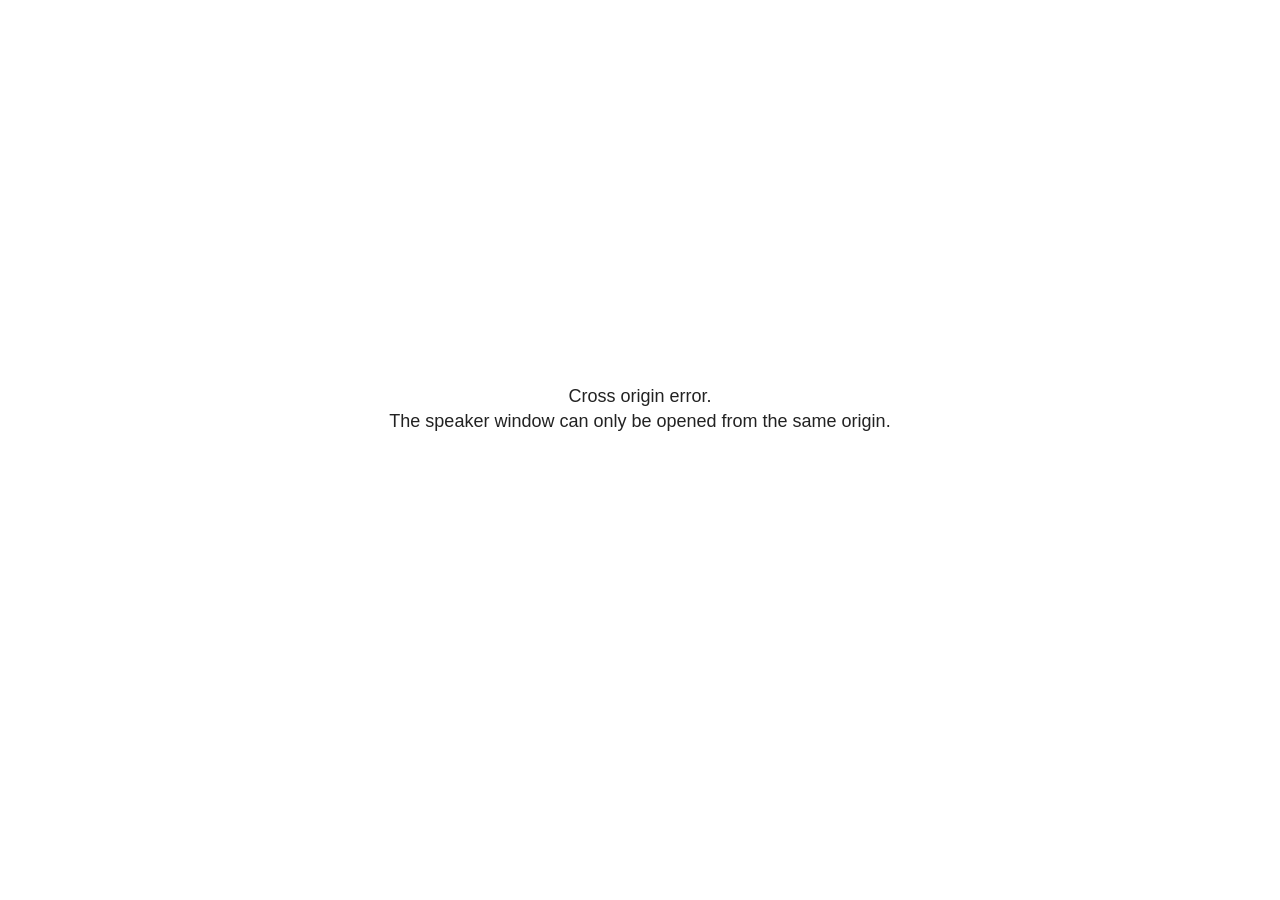
<file: docs/site_libs/revealjs/plugin/notes/speaker-view.html>
<!--
	NOTE: You need to build the notes plugin after making changes to this file.
-->
<html lang="en">
	<head>
		<meta charset="utf-8">

		<title>reveal.js - Speaker View</title>

		<style>
			body {
				font-family: Helvetica;
				font-size: 18px;
			}

			#current-slide,
			#upcoming-slide,
			#speaker-controls {
				padding: 6px;
				box-sizing: border-box;
				-moz-box-sizing: border-box;
			}

			#current-slide iframe,
			#upcoming-slide iframe {
				width: 100%;
				height: 100%;
				border: 1px solid #ddd;
			}

			#current-slide .label,
			#upcoming-slide .label {
				position: absolute;
				top: 10px;
				left: 10px;
				z-index: 2;
			}

			#connection-status {
				position: absolute;
				top: 0;
				left: 0;
				width: 100%;
				height: 100%;
				z-index: 20;
				padding: 30% 20% 20% 20%;
				font-size: 18px;
				color: #222;
				background: #fff;
				text-align: center;
				box-sizing: border-box;
				line-height: 1.4;
			}

			.overlay-element {
				height: 34px;
				line-height: 34px;
				padding: 0 10px;
				text-shadow: none;
				background: rgba( 220, 220, 220, 0.8 );
				color: #222;
				font-size: 14px;
			}

			.overlay-element.interactive:hover {
				background: rgba( 220, 220, 220, 1 );
			}

			#current-slide {
				position: absolute;
				width: 60%;
				height: 100%;
				top: 0;
				left: 0;
				padding-right: 0;
			}

			#upcoming-slide {
				position: absolute;
				width: 40%;
				height: 40%;
				right: 0;
				top: 0;
			}

			/* Speaker controls */
			#speaker-controls {
				position: absolute;
				top: 40%;
				right: 0;
				width: 40%;
				height: 60%;
				overflow: auto;
				font-size: 18px;
			}

				.speaker-controls-time.hidden,
				.speaker-controls-notes.hidden {
					display: none;
				}

				.speaker-controls-time .label,
				.speaker-controls-pace .label,
				.speaker-controls-notes .label {
					text-transform: uppercase;
					font-weight: normal;
					font-size: 0.66em;
					color: #666;
					margin: 0;
				}

				.speaker-controls-time, .speaker-controls-pace {
					border-bottom: 1px solid rgba( 200, 200, 200, 0.5 );
					margin-bottom: 10px;
					padding: 10px 16px;
					padding-bottom: 20px;
					cursor: pointer;
				}

				.speaker-controls-time .reset-button {
					opacity: 0;
					float: right;
					color: #666;
					text-decoration: none;
				}
				.speaker-controls-time:hover .reset-button {
					opacity: 1;
				}

				.speaker-controls-time .timer,
				.speaker-controls-time .clock {
					width: 50%;
				}

				.speaker-controls-time .timer,
				.speaker-controls-time .clock,
				.speaker-controls-time .pacing .hours-value,
				.speaker-controls-time .pacing .minutes-value,
				.speaker-controls-time .pacing .seconds-value {
					font-size: 1.9em;
				}

				.speaker-controls-time .timer {
					float: left;
				}

				.speaker-controls-time .clock {
					float: right;
					text-align: right;
				}

				.speaker-controls-time span.mute {
					opacity: 0.3;
				}

				.speaker-controls-time .pacing-title {
					margin-top: 5px;
				}

				.speaker-controls-time .pacing.ahead {
					color: blue;
				}

				.speaker-controls-time .pacing.on-track {
					color: green;
				}

				.speaker-controls-time .pacing.behind {
					color: red;
				}

				.speaker-controls-notes {
					padding: 10px 16px;
				}

				.speaker-controls-notes .value {
					margin-top: 5px;
					line-height: 1.4;
					font-size: 1.2em;
				}

			/* Layout selector */
			#speaker-layout {
				position: absolute;
				top: 10px;
				right: 10px;
				color: #222;
				z-index: 10;
			}
				#speaker-layout select {
					position: absolute;
					width: 100%;
					height: 100%;
					top: 0;
					left: 0;
					border: 0;
					box-shadow: 0;
					cursor: pointer;
					opacity: 0;

					font-size: 1em;
					background-color: transparent;

					-moz-appearance: none;
					-webkit-appearance: none;
					-webkit-tap-highlight-color: rgba(0, 0, 0, 0);
				}

				#speaker-layout select:focus {
					outline: none;
					box-shadow: none;
				}

			.clear {
				clear: both;
			}

			/* Speaker layout: Wide */
			body[data-speaker-layout="wide"] #current-slide,
			body[data-speaker-layout="wide"] #upcoming-slide {
				width: 50%;
				height: 45%;
				padding: 6px;
			}

			body[data-speaker-layout="wide"] #current-slide {
				top: 0;
				left: 0;
			}

			body[data-speaker-layout="wide"] #upcoming-slide {
				top: 0;
				left: 50%;
			}

			body[data-speaker-layout="wide"] #speaker-controls {
				top: 45%;
				left: 0;
				width: 100%;
				height: 50%;
				font-size: 1.25em;
			}

			/* Speaker layout: Tall */
			body[data-speaker-layout="tall"] #current-slide,
			body[data-speaker-layout="tall"] #upcoming-slide {
				width: 45%;
				height: 50%;
				padding: 6px;
			}

			body[data-speaker-layout="tall"] #current-slide {
				top: 0;
				left: 0;
			}

			body[data-speaker-layout="tall"] #upcoming-slide {
				top: 50%;
				left: 0;
			}

			body[data-speaker-layout="tall"] #speaker-controls {
				padding-top: 40px;
				top: 0;
				left: 45%;
				width: 55%;
				height: 100%;
				font-size: 1.25em;
			}

			/* Speaker layout: Notes only */
			body[data-speaker-layout="notes-only"] #current-slide,
			body[data-speaker-layout="notes-only"] #upcoming-slide {
				display: none;
			}

			body[data-speaker-layout="notes-only"] #speaker-controls {
				padding-top: 40px;
				top: 0;
				left: 0;
				width: 100%;
				height: 100%;
				font-size: 1.25em;
			}

			@media screen and (max-width: 1080px) {
				body[data-speaker-layout="default"] #speaker-controls {
					font-size: 16px;
				}
			}

			@media screen and (max-width: 900px) {
				body[data-speaker-layout="default"] #speaker-controls {
					font-size: 14px;
				}
			}

			@media screen and (max-width: 800px) {
				body[data-speaker-layout="default"] #speaker-controls {
					font-size: 12px;
				}
			}

		</style>
	</head>

	<body>

		<div id="connection-status">Loading speaker view...</div>

		<div id="current-slide"></div>
		<div id="upcoming-slide"><span class="overlay-element label">Upcoming</span></div>
		<div id="speaker-controls">
			<div class="speaker-controls-time">
				<h4 class="label">Time <span class="reset-button">Click to Reset</span></h4>
				<div class="clock">
					<span class="clock-value">0:00 AM</span>
				</div>
				<div class="timer">
					<span class="hours-value">00</span><span class="minutes-value">:00</span><span class="seconds-value">:00</span>
				</div>
				<div class="clear"></div>

				<h4 class="label pacing-title" style="display: none">Pacing – Time to finish current slide</h4>
				<div class="pacing" style="display: none">
					<span class="hours-value">00</span><span class="minutes-value">:00</span><span class="seconds-value">:00</span>
				</div>
			</div>

			<div class="speaker-controls-notes hidden">
				<h4 class="label">Notes</h4>
				<div class="value"></div>
			</div>
		</div>
		<div id="speaker-layout" class="overlay-element interactive">
			<span class="speaker-layout-label"></span>
			<select class="speaker-layout-dropdown"></select>
		</div>

		<script>

			(function() {

				var notes,
					notesValue,
					currentState,
					currentSlide,
					upcomingSlide,
					layoutLabel,
					layoutDropdown,
					pendingCalls = {},
					lastRevealApiCallId = 0,
					connected = false

				var connectionStatus = document.querySelector( '#connection-status' );

				var SPEAKER_LAYOUTS = {
					'default': 'Default',
					'wide': 'Wide',
					'tall': 'Tall',
					'notes-only': 'Notes only'
				};

				setupLayout();

				let openerOrigin;

				try {
					openerOrigin = window.opener.location.origin;
				}
				catch ( error ) { console.warn( error ) }

				// In order to prevent XSS, the speaker view will only run if its
				// opener has the same origin as itself
				if( window.location.origin !== openerOrigin ) {
					connectionStatus.innerHTML = 'Cross origin error.<br>The speaker window can only be opened from the same origin.';
					return;
				}

				var connectionTimeout = setTimeout( function() {
					connectionStatus.innerHTML = 'Error connecting to main window.<br>Please try closing and reopening the speaker view.';
				}, 5000 );

				window.addEventListener( 'message', function( event ) {

					// Validate the origin of all messages to avoid parsing messages
					// that aren't meant for us. Ignore when running off file:// so
					// that the speaker view continues to work without a web server.
					if( window.location.origin !== event.origin && window.location.origin !== 'file://' ) {
						return
					}

					clearTimeout( connectionTimeout );
					connectionStatus.style.display = 'none';

					var data = JSON.parse( event.data );

					// The overview mode is only useful to the reveal.js instance
					// where navigation occurs so we don't sync it
					if( data.state ) delete data.state.overview;

					// Messages sent by the notes plugin inside of the main window
					if( data && data.namespace === 'reveal-notes' ) {
						if( data.type === 'connect' ) {
							handleConnectMessage( data );
						}
						else if( data.type === 'state' ) {
							handleStateMessage( data );
						}
						else if( data.type === 'return' ) {
							pendingCalls[data.callId](data.result);
							delete pendingCalls[data.callId];
						}
					}
					// Messages sent by the reveal.js inside of the current slide preview
					else if( data && data.namespace === 'reveal' ) {
						if( /ready/.test( data.eventName ) ) {
							// Send a message back to notify that the handshake is complete
							window.opener.postMessage( JSON.stringify({ namespace: 'reveal-notes', type: 'connected'} ), '*' );
						}
						else if( /slidechanged|fragmentshown|fragmenthidden|paused|resumed/.test( data.eventName ) && currentState !== JSON.stringify( data.state ) ) {

							dispatchStateToMainWindow( data.state );

						}
					}

				} );

				/**
				 * Updates the presentation in the main window to match the state
				 * of the presentation in the notes window.
				 */
				const dispatchStateToMainWindow = debounce(( state ) => {
					window.opener.postMessage( JSON.stringify({ method: 'setState', args: [ state ]} ), '*' );
				}, 500);

				/**
				 * Asynchronously calls the Reveal.js API of the main frame.
				 */
				function callRevealApi( methodName, methodArguments, callback ) {

					var callId = ++lastRevealApiCallId;
					pendingCalls[callId] = callback;
					window.opener.postMessage( JSON.stringify( {
						namespace: 'reveal-notes',
						type: 'call',
						callId: callId,
						methodName: methodName,
						arguments: methodArguments
					} ), '*' );

				}

				/**
				 * Called when the main window is trying to establish a
				 * connection.
				 */
				function handleConnectMessage( data ) {

					if( connected === false ) {
						connected = true;

						setupIframes( data );
						setupKeyboard();
						setupNotes();
						setupTimer();
						setupHeartbeat();
					}

				}

				/**
				 * Called when the main window sends an updated state.
				 */
				function handleStateMessage( data ) {

					// Store the most recently set state to avoid circular loops
					// applying the same state
					currentState = JSON.stringify( data.state );

					// No need for updating the notes in case of fragment changes
					if ( data.notes ) {
						notes.classList.remove( 'hidden' );
						notesValue.style.whiteSpace = data.whitespace;
						if( data.markdown ) {
							notesValue.innerHTML = marked( data.notes );
						}
						else {
							notesValue.innerHTML = data.notes;
						}
					}
					else {
						notes.classList.add( 'hidden' );
					}

					// Update the note slides
					currentSlide.contentWindow.postMessage( JSON.stringify({ method: 'setState', args: [ data.state ] }), '*' );
					upcomingSlide.contentWindow.postMessage( JSON.stringify({ method: 'setState', args: [ data.state ] }), '*' );
					upcomingSlide.contentWindow.postMessage( JSON.stringify({ method: 'next' }), '*' );

				}

				// Limit to max one state update per X ms
				handleStateMessage = debounce( handleStateMessage, 200 );

				/**
				 * Forward keyboard events to the current slide window.
				 * This enables keyboard events to work even if focus
				 * isn't set on the current slide iframe.
				 *
				 * Block F5 default handling, it reloads and disconnects
				 * the speaker notes window.
				 */
				function setupKeyboard() {

					document.addEventListener( 'keydown', function( event ) {
						if( event.keyCode === 116 || ( event.metaKey && event.keyCode === 82 ) ) {
							event.preventDefault();
							return false;
						}
						currentSlide.contentWindow.postMessage( JSON.stringify({ method: 'triggerKey', args: [ event.keyCode ] }), '*' );
					} );

				}

				/**
				 * Creates the preview iframes.
				 */
				function setupIframes( data ) {

					var params = [
						'receiver',
						'progress=false',
						'history=false',
						'transition=none',
						'autoSlide=0',
						'backgroundTransition=none'
					].join( '&' );

					var urlSeparator = /\?/.test(data.url) ? '&' : '?';
					var hash = '#/' + data.state.indexh + '/' + data.state.indexv;
					var currentURL = data.url + urlSeparator + params + '&scrollActivationWidth=false&postMessageEvents=true' + hash;
					var upcomingURL = data.url + urlSeparator + params + '&scrollActivationWidth=false&controls=false' + hash;

					currentSlide = document.createElement( 'iframe' );
					currentSlide.setAttribute( 'width', 1280 );
					currentSlide.setAttribute( 'height', 1024 );
					currentSlide.setAttribute( 'src', currentURL );
					document.querySelector( '#current-slide' ).appendChild( currentSlide );

					upcomingSlide = document.createElement( 'iframe' );
					upcomingSlide.setAttribute( 'width', 640 );
					upcomingSlide.setAttribute( 'height', 512 );
					upcomingSlide.setAttribute( 'src', upcomingURL );
					document.querySelector( '#upcoming-slide' ).appendChild( upcomingSlide );

				}

				/**
				 * Setup the notes UI.
				 */
				function setupNotes() {

					notes = document.querySelector( '.speaker-controls-notes' );
					notesValue = document.querySelector( '.speaker-controls-notes .value' );

				}

				/**
				 * We send out a heartbeat at all times to ensure we can
				 * reconnect with the main presentation window after reloads.
				 */
				function setupHeartbeat() {

					setInterval( () => {
						window.opener.postMessage( JSON.stringify({ namespace: 'reveal-notes', type: 'heartbeat'} ), '*' );
					}, 1000 );

				}

				function getTimings( callback ) {

					callRevealApi( 'getSlidesAttributes', [], function ( slideAttributes ) {
						callRevealApi( 'getConfig', [], function ( config ) {
							var totalTime = config.totalTime;
							var minTimePerSlide = config.minimumTimePerSlide || 0;
							var defaultTiming = config.defaultTiming;
							if ((defaultTiming == null) && (totalTime == null)) {
								callback(null);
								return;
							}
							// Setting totalTime overrides defaultTiming
							if (totalTime) {
								defaultTiming = 0;
							}
							var timings = [];
							for ( var i in slideAttributes ) {
								var slide = slideAttributes[ i ];
								var timing = defaultTiming;
								if( slide.hasOwnProperty( 'data-timing' )) {
									var t = slide[ 'data-timing' ];
									timing = parseInt(t);
									if( isNaN(timing) ) {
										console.warn("Could not parse timing '" + t + "' of slide " + i + "; using default of " + defaultTiming);
										timing = defaultTiming;
									}
								}
								timings.push(timing);
							}
							if ( totalTime ) {
								// After we've allocated time to individual slides, we summarize it and
								// subtract it from the total time
								var remainingTime = totalTime - timings.reduce( function(a, b) { return a + b; }, 0 );
								// The remaining time is divided by the number of slides that have 0 seconds
								// allocated at the moment, giving the average time-per-slide on the remaining slides
								var remainingSlides = (timings.filter( function(x) { return x == 0 }) ).length
								var timePerSlide = Math.round( remainingTime / remainingSlides, 0 )
								// And now we replace every zero-value timing with that average
								timings = timings.map( function(x) { return (x==0 ? timePerSlide : x) } );
							}
							var slidesUnderMinimum = timings.filter( function(x) { return (x < minTimePerSlide) } ).length
							if ( slidesUnderMinimum ) {
								message = "The pacing time for " + slidesUnderMinimum + " slide(s) is under the configured minimum of " + minTimePerSlide + " seconds. Check the data-timing attribute on individual slides, or consider increasing the totalTime or minimumTimePerSlide configuration options (or removing some slides).";
								alert(message);
							}
							callback( timings );
						} );
					} );

				}

				/**
				 * Return the number of seconds allocated for presenting
				 * all slides up to and including this one.
				 */
				function getTimeAllocated( timings, callback ) {

					callRevealApi( 'getSlidePastCount', [], function ( currentSlide ) {
						var allocated = 0;
						for (var i in timings.slice(0, currentSlide + 1)) {
							allocated += timings[i];
						}
						callback( allocated );
					} );

				}

				/**
				 * Create the timer and clock and start updating them
				 * at an interval.
				 */
				function setupTimer() {

					var start = new Date(),
					timeEl = document.querySelector( '.speaker-controls-time' ),
					clockEl = timeEl.querySelector( '.clock-value' ),
					hoursEl = timeEl.querySelector( '.hours-value' ),
					minutesEl = timeEl.querySelector( '.minutes-value' ),
					secondsEl = timeEl.querySelector( '.seconds-value' ),
					pacingTitleEl = timeEl.querySelector( '.pacing-title' ),
					pacingEl = timeEl.querySelector( '.pacing' ),
					pacingHoursEl = pacingEl.querySelector( '.hours-value' ),
					pacingMinutesEl = pacingEl.querySelector( '.minutes-value' ),
					pacingSecondsEl = pacingEl.querySelector( '.seconds-value' );

					var timings = null;
					getTimings( function ( _timings ) {

						timings = _timings;
						if (_timings !== null) {
							pacingTitleEl.style.removeProperty('display');
							pacingEl.style.removeProperty('display');
						}

						// Update once directly
						_updateTimer();

						// Then update every second
						setInterval( _updateTimer, 1000 );

					} );


					function _resetTimer() {

						if (timings == null) {
							start = new Date();
							_updateTimer();
						}
						else {
							// Reset timer to beginning of current slide
							getTimeAllocated( timings, function ( slideEndTimingSeconds ) {
								var slideEndTiming = slideEndTimingSeconds * 1000;
								callRevealApi( 'getSlidePastCount', [], function ( currentSlide ) {
									var currentSlideTiming = timings[currentSlide] * 1000;
									var previousSlidesTiming = slideEndTiming - currentSlideTiming;
									var now = new Date();
									start = new Date(now.getTime() - previousSlidesTiming);
									_updateTimer();
								} );
							} );
						}

					}

					timeEl.addEventListener( 'click', function() {
						_resetTimer();
						return false;
					} );

					function _displayTime( hrEl, minEl, secEl, time) {

						var sign = Math.sign(time) == -1 ? "-" : "";
						time = Math.abs(Math.round(time / 1000));
						var seconds = time % 60;
						var minutes = Math.floor( time / 60 ) % 60 ;
						var hours = Math.floor( time / ( 60 * 60 )) ;
						hrEl.innerHTML = sign + zeroPadInteger( hours );
						if (hours == 0) {
							hrEl.classList.add( 'mute' );
						}
						else {
							hrEl.classList.remove( 'mute' );
						}
						minEl.innerHTML = ':' + zeroPadInteger( minutes );
						if (hours == 0 && minutes == 0) {
							minEl.classList.add( 'mute' );
						}
						else {
							minEl.classList.remove( 'mute' );
						}
						secEl.innerHTML = ':' + zeroPadInteger( seconds );
					}

					function _updateTimer() {

						var diff, hours, minutes, seconds,
						now = new Date();

						diff = now.getTime() - start.getTime();

						clockEl.innerHTML = now.toLocaleTimeString( 'en-US', { hour12: true, hour: '2-digit', minute:'2-digit' } );
						_displayTime( hoursEl, minutesEl, secondsEl, diff );
						if (timings !== null) {
							_updatePacing(diff);
						}

					}

					function _updatePacing(diff) {

						getTimeAllocated( timings, function ( slideEndTimingSeconds ) {
							var slideEndTiming = slideEndTimingSeconds * 1000;

							callRevealApi( 'getSlidePastCount', [], function ( currentSlide ) {
								var currentSlideTiming = timings[currentSlide] * 1000;
								var timeLeftCurrentSlide = slideEndTiming - diff;
								if (timeLeftCurrentSlide < 0) {
									pacingEl.className = 'pacing behind';
								}
								else if (timeLeftCurrentSlide < currentSlideTiming) {
									pacingEl.className = 'pacing on-track';
								}
								else {
									pacingEl.className = 'pacing ahead';
								}
								_displayTime( pacingHoursEl, pacingMinutesEl, pacingSecondsEl, timeLeftCurrentSlide );
							} );
						} );
					}

				}

				/**
				 * Sets up the speaker view layout and layout selector.
				 */
				function setupLayout() {

					layoutDropdown = document.querySelector( '.speaker-layout-dropdown' );
					layoutLabel = document.querySelector( '.speaker-layout-label' );

					// Render the list of available layouts
					for( var id in SPEAKER_LAYOUTS ) {
						var option = document.createElement( 'option' );
						option.setAttribute( 'value', id );
						option.textContent = SPEAKER_LAYOUTS[ id ];
						layoutDropdown.appendChild( option );
					}

					// Monitor the dropdown for changes
					layoutDropdown.addEventListener( 'change', function( event ) {

						setLayout( layoutDropdown.value );

					}, false );

					// Restore any currently persisted layout
					setLayout( getLayout() );

				}

				/**
				 * Sets a new speaker view layout. The layout is persisted
				 * in local storage.
				 */
				function setLayout( value ) {

					var title = SPEAKER_LAYOUTS[ value ];

					layoutLabel.innerHTML = 'Layout' + ( title ? ( ': ' + title ) : '' );
					layoutDropdown.value = value;

					document.body.setAttribute( 'data-speaker-layout', value );

					// Persist locally
					if( supportsLocalStorage() ) {
						window.localStorage.setItem( 'reveal-speaker-layout', value );
					}

				}

				/**
				 * Returns the ID of the most recently set speaker layout
				 * or our default layout if none has been set.
				 */
				function getLayout() {

					if( supportsLocalStorage() ) {
						var layout = window.localStorage.getItem( 'reveal-speaker-layout' );
						if( layout ) {
							return layout;
						}
					}

					// Default to the first record in the layouts hash
					for( var id in SPEAKER_LAYOUTS ) {
						return id;
					}

				}

				function supportsLocalStorage() {

					try {
						localStorage.setItem('test', 'test');
						localStorage.removeItem('test');
						return true;
					}
					catch( e ) {
						return false;
					}

				}

				function zeroPadInteger( num ) {

					var str = '00' + parseInt( num );
					return str.substring( str.length - 2 );

				}

				/**
				 * Limits the frequency at which a function can be called.
				 */
				function debounce( fn, ms ) {

					var lastTime = 0,
						timeout;

					return function() {

						var args = arguments;
						var context = this;

						clearTimeout( timeout );

						var timeSinceLastCall = Date.now() - lastTime;
						if( timeSinceLastCall > ms ) {
							fn.apply( context, args );
							lastTime = Date.now();
						}
						else {
							timeout = setTimeout( function() {
								fn.apply( context, args );
								lastTime = Date.now();
							}, ms - timeSinceLastCall );
						}

					}

				}

			})();

		</script>
	</body>
</html>
</file>
<file: docs/site_libs/quarto-html/tippy.css>
.tippy-box[data-animation=fade][data-state=hidden]{opacity:0}[data-tippy-root]{max-width:calc(100vw - 10px)}.tippy-box{position:relative;background-color:#333;color:#fff;border-radius:4px;font-size:14px;line-height:1.4;white-space:normal;outline:0;transition-property:transform,visibility,opacity}.tippy-box[data-placement^=top]>.tippy-arrow{bottom:0}.tippy-box[data-placement^=top]>.tippy-arrow:before{bottom:-7px;left:0;border-width:8px 8px 0;border-top-color:initial;transform-origin:center top}.tippy-box[data-placement^=bottom]>.tippy-arrow{top:0}.tippy-box[data-placement^=bottom]>.tippy-arrow:before{top:-7px;left:0;border-width:0 8px 8px;border-bottom-color:initial;transform-origin:center bottom}.tippy-box[data-placement^=left]>.tippy-arrow{right:0}.tippy-box[data-placement^=left]>.tippy-arrow:before{border-width:8px 0 8px 8px;border-left-color:initial;right:-7px;transform-origin:center left}.tippy-box[data-placement^=right]>.tippy-arrow{left:0}.tippy-box[data-placement^=right]>.tippy-arrow:before{left:-7px;border-width:8px 8px 8px 0;border-right-color:initial;transform-origin:center right}.tippy-box[data-inertia][data-state=visible]{transition-timing-function:cubic-bezier(.54,1.5,.38,1.11)}.tippy-arrow{width:16px;height:16px;color:#333}.tippy-arrow:before{content:"";position:absolute;border-color:transparent;border-style:solid}.tippy-content{position:relative;padding:5px 9px;z-index:1}
</file>
<file: docs/site_libs/quarto-html/quarto-syntax-highlighting-64a204ab8560d761af7679ceaba22944.css>
/* quarto syntax highlight colors */
:root {
  --quarto-hl-ot-color: #003B4F;
  --quarto-hl-at-color: #657422;
  --quarto-hl-ss-color: #20794D;
  --quarto-hl-an-color: #5E5E5E;
  --quarto-hl-fu-color: #4758AB;
  --quarto-hl-st-color: #20794D;
  --quarto-hl-cf-color: #003B4F;
  --quarto-hl-op-color: #5E5E5E;
  --quarto-hl-er-color: #AD0000;
  --quarto-hl-bn-color: #AD0000;
  --quarto-hl-al-color: #AD0000;
  --quarto-hl-va-color: #111111;
  --quarto-hl-bu-color: inherit;
  --quarto-hl-ex-color: inherit;
  --quarto-hl-pp-color: #AD0000;
  --quarto-hl-in-color: #5E5E5E;
  --quarto-hl-vs-color: #20794D;
  --quarto-hl-wa-color: #5E5E5E;
  --quarto-hl-do-color: #5E5E5E;
  --quarto-hl-im-color: #00769E;
  --quarto-hl-ch-color: #20794D;
  --quarto-hl-dt-color: #AD0000;
  --quarto-hl-fl-color: #AD0000;
  --quarto-hl-co-color: #5E5E5E;
  --quarto-hl-cv-color: #5E5E5E;
  --quarto-hl-cn-color: #8f5902;
  --quarto-hl-sc-color: #5E5E5E;
  --quarto-hl-dv-color: #AD0000;
  --quarto-hl-kw-color: #003B4F;
}

/* other quarto variables */
:root {
  --quarto-font-monospace: SFMono-Regular, Menlo, Monaco, Consolas, "Liberation Mono", "Courier New", monospace;
}

/* syntax highlight based on Pandoc's rules */
pre > code.sourceCode > span {
  color: #003B4F;
}

code.sourceCode > span {
  color: #003B4F;
}

div.sourceCode,
div.sourceCode pre.sourceCode {
  color: #003B4F;
}

/* Normal */
code span {
  color: #003B4F;
}

/* Alert */
code span.al {
  color: #AD0000;
  font-style: inherit;
}

/* Annotation */
code span.an {
  color: #5E5E5E;
  font-style: inherit;
}

/* Attribute */
code span.at {
  color: #657422;
  font-style: inherit;
}

/* BaseN */
code span.bn {
  color: #AD0000;
  font-style: inherit;
}

/* BuiltIn */
code span.bu {
  font-style: inherit;
}

/* ControlFlow */
code span.cf {
  color: #003B4F;
  font-weight: bold;
  font-style: inherit;
}

/* Char */
code span.ch {
  color: #20794D;
  font-style: inherit;
}

/* Constant */
code span.cn {
  color: #8f5902;
  font-style: inherit;
}

/* Comment */
code span.co {
  color: #5E5E5E;
  font-style: inherit;
}

/* CommentVar */
code span.cv {
  color: #5E5E5E;
  font-style: italic;
}

/* Documentation */
code span.do {
  color: #5E5E5E;
  font-style: italic;
}

/* DataType */
code span.dt {
  color: #AD0000;
  font-style: inherit;
}

/* DecVal */
code span.dv {
  color: #AD0000;
  font-style: inherit;
}

/* Error */
code span.er {
  color: #AD0000;
  font-style: inherit;
}

/* Extension */
code span.ex {
  font-style: inherit;
}

/* Float */
code span.fl {
  color: #AD0000;
  font-style: inherit;
}

/* Function */
code span.fu {
  color: #4758AB;
  font-style: inherit;
}

/* Import */
code span.im {
  color: #00769E;
  font-style: inherit;
}

/* Information */
code span.in {
  color: #5E5E5E;
  font-style: inherit;
}

/* Keyword */
code span.kw {
  color: #003B4F;
  font-weight: bold;
  font-style: inherit;
}

/* Operator */
code span.op {
  color: #5E5E5E;
  font-style: inherit;
}

/* Other */
code span.ot {
  color: #003B4F;
  font-style: inherit;
}

/* Preprocessor */
code span.pp {
  color: #AD0000;
  font-style: inherit;
}

/* SpecialChar */
code span.sc {
  color: #5E5E5E;
  font-style: inherit;
}

/* SpecialString */
code span.ss {
  color: #20794D;
  font-style: inherit;
}

/* String */
code span.st {
  color: #20794D;
  font-style: inherit;
}

/* Variable */
code span.va {
  color: #111111;
  font-style: inherit;
}

/* VerbatimString */
code span.vs {
  color: #20794D;
  font-style: inherit;
}

/* Warning */
code span.wa {
  color: #5E5E5E;
  font-style: italic;
}

.prevent-inlining {
  content: "</";
}

/*# sourceMappingURL=9d8d5bb603a83b8298b89080a598c93b.css.map */
</file>
